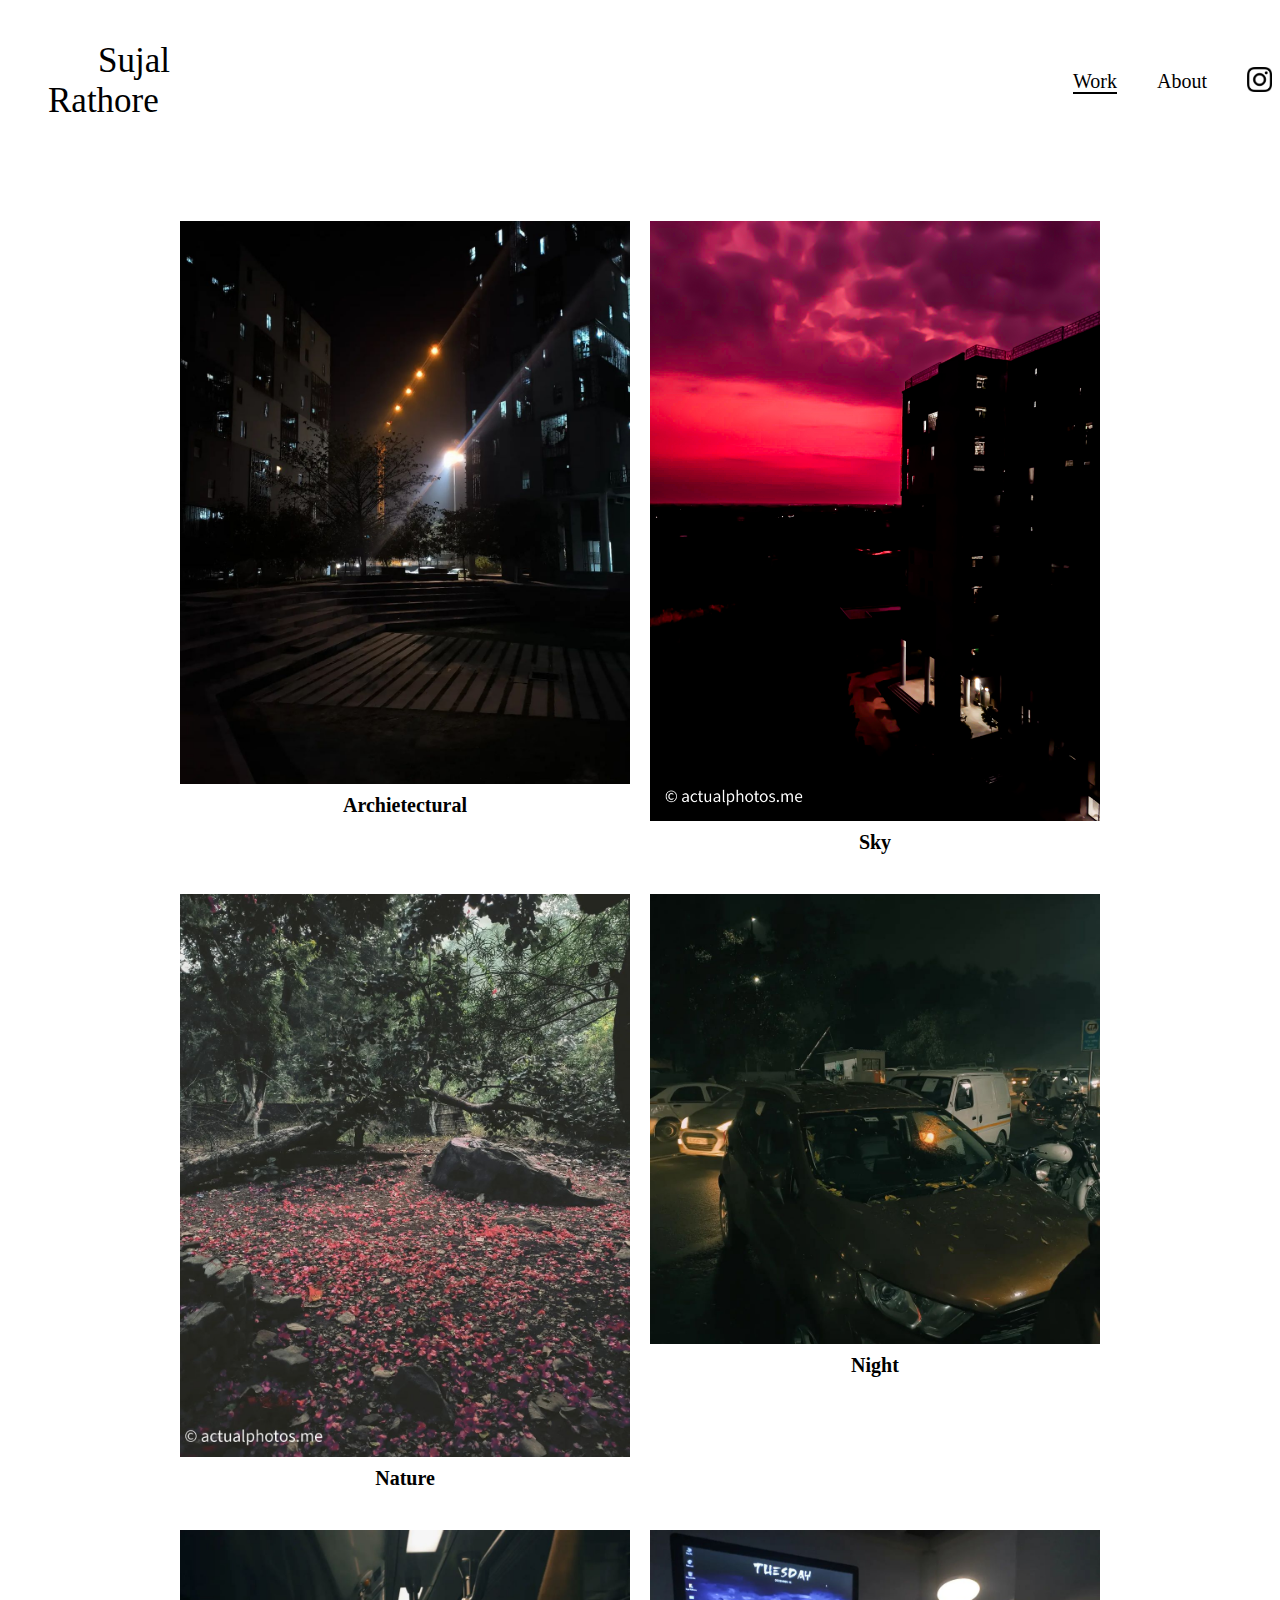
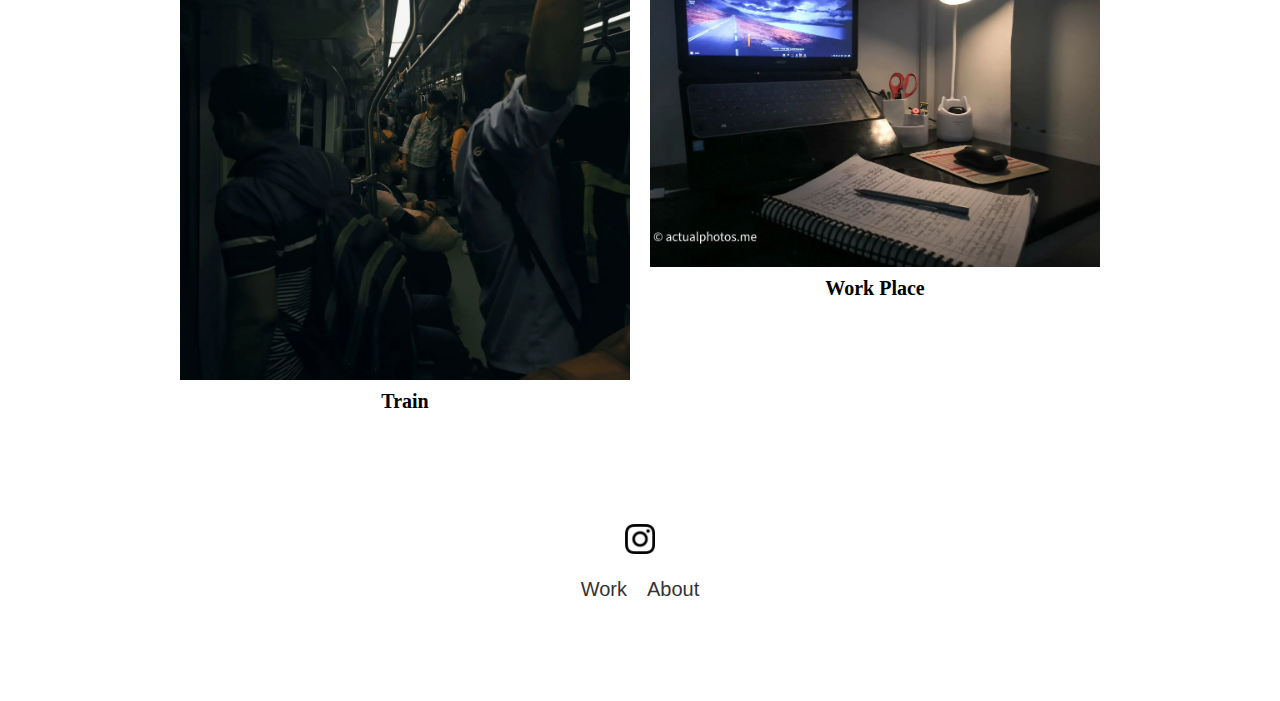
<file: index.html>
<!DOCTYPE html>
<html lang="en">
<head>
    <meta charset="UTF-8">
    <meta name="viewport" content="width=device-width, initial-scale=1.0">
    <title>Sujal</title>
    <link rel="stylesheet" href="style.css">
</head>
<body>
    <nav class="navbar">
        <ul class="nav-list">
            <li class="logo"><a href="index.html">Sujal Rathore</a></li>
            <li class="main-li"><a href="index.html" id="home-link">Work</a></li>
            <li class="main-li"><a href="about.html">About</a></li>
            <li><a href="https://www.instagram.com/sujal__4950/"><img class="insta-logo" src="images/instagram.png" alt="Instagram"></a></li>
        </ul>
    </nav>

    <div class="image-container">
        <div class="image-item">
            <a href="landscape.html">
                <img src="images/Photo's/Landscape/Photo 17.jpg" alt="Image 1">
                <p class="image-text">Archietectural</p>    
            </a>   
        </div>
        <div class="image-item">
            <a href="sky.html">
                <img src="images/Photo's/Sky/Photo 1.jpg" alt="Image 2">
                <p class="image-text">Sky</p>
            </a>
            </div>
        <div class="image-item">
            <a href="nature.html">
                <img src="images/Photo's/Nature/Photo 13.jpg" alt="Image 3">
                <p class="image-text">Nature</p>
            </a>
        </div>
        <div class="image-item">
            <a href="night.html">
                <img src="images/Photo's/Night/Photo 10.jpg" alt="Image 3">
                <p class="image-text">Night</p>
            </a>
        </div>
        <div class="image-item">
            <a href="train.html">    
                <img src="images/Photo's/Train/Photo 11.jpg" alt="Image 3">
                <p class="image-text">Train</p>
            </a>    
        </div>
        <div class="image-item">
            <a href="workplace.html">
                <img src="images/Photo's/Workplace/Photo 12.jpg" alt="Image 3">
                <p class="image-text">Work Place</p>
            </a>        
        </div>
    </div>

    <footer>
        <div class="footer-content">
          <a href="https://www.instagram.com/sujal__4950/"><img class="logo" src="images/instagram.png" alt="Footer Logo"></a>
          <div class="footer-links">
            <a href="index.html" class="footer-link">Work</a>
            <a href="about.html" class="footer-link">About</a>
          </div>
        </div>
    </footer>
      
    

    <script src="script.js"></script>
</body>
</html>
</file>
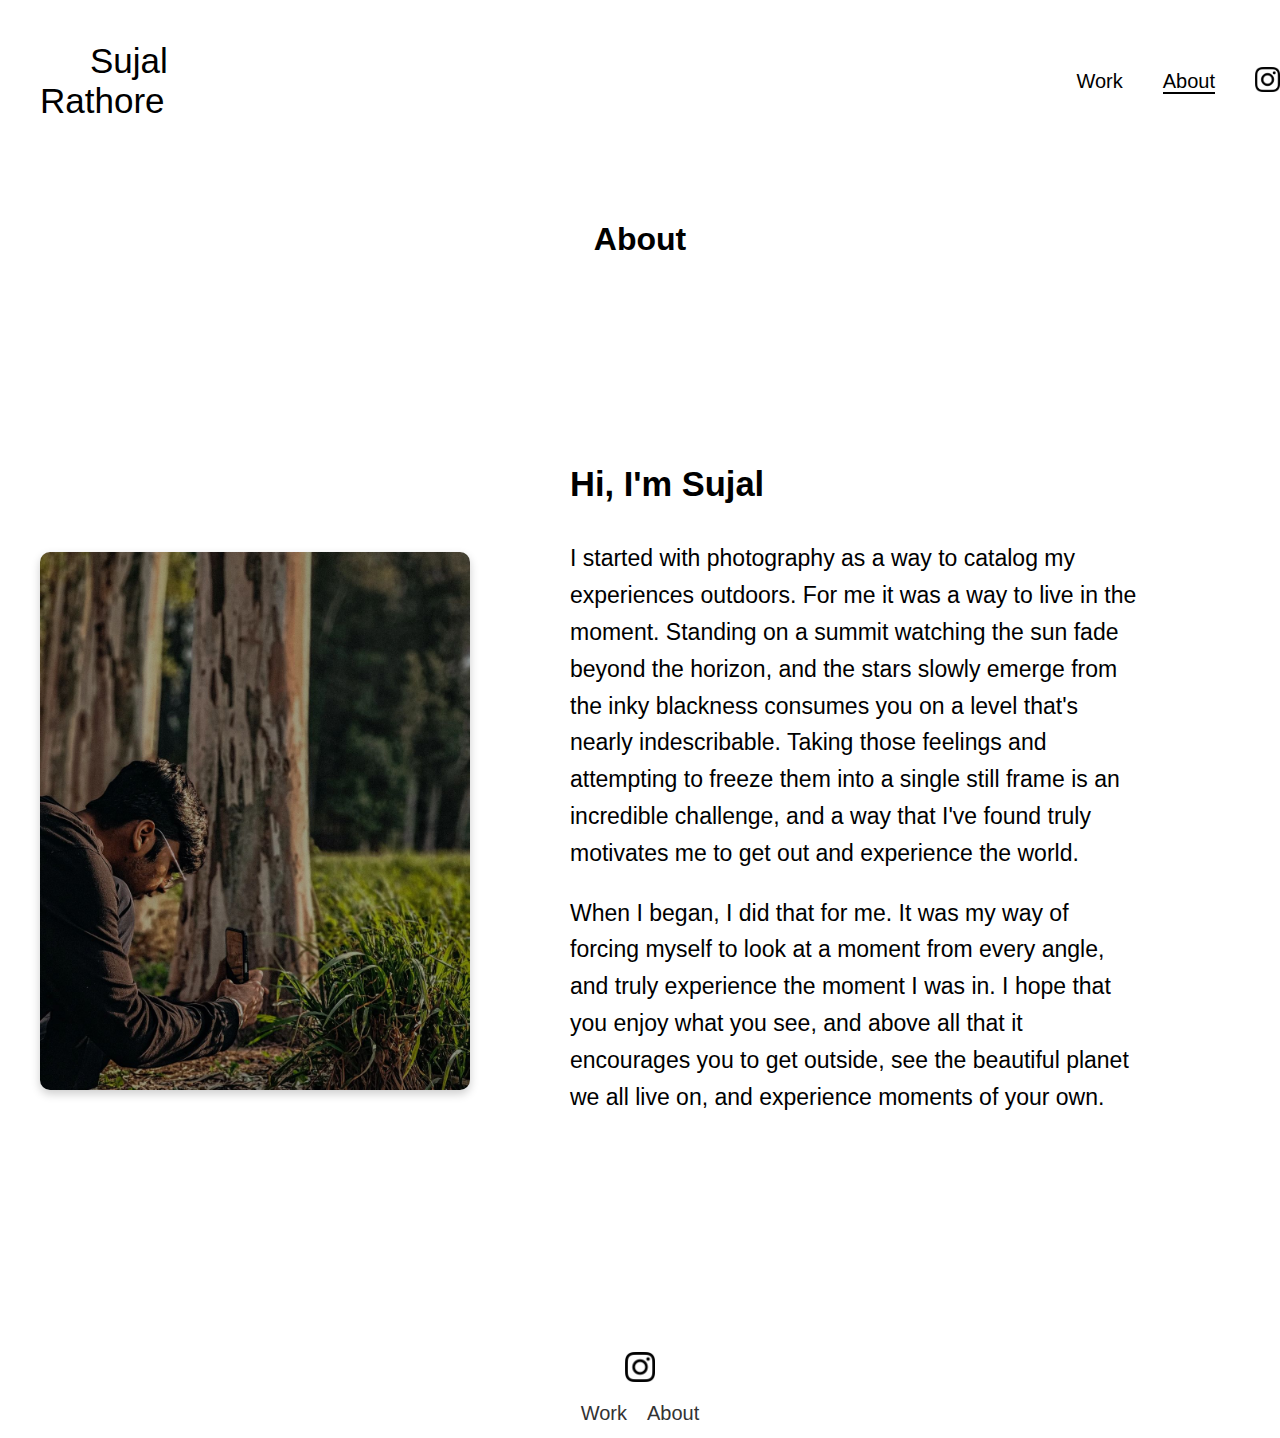
<file: about.html>
<!DOCTYPE html>
<html lang="en">
<head>
    <meta charset="UTF-8">
    <meta name="viewport" content="width=device-width, initial-scale=1.0">
    <title>About Me</title>
    <link rel="stylesheet" href="about.css"> 
</head>
<body>
    
    <nav class="navbar">
        <ul class="nav-list">
            <li class="logo"><a href="index.html">Sujal Rathore</a></li>
            <li class="main-li"><a href="index.html" id="home-link">Work</a></li>
            <li class="main-li"><a href="about.html">About</a></li>
            <li><a href="https://www.instagram.com/sujal__4950/"><img class="insta-logo" src="images/instagram.png" alt="Instagram"></a></li>
        </ul>
    </nav>

    <header class="about-header">
        <h1>About</h1>
    </header>
    
    <main class="about-content">
        <div class="image-container">
            <img src="images/Me.webp" alt="Your Photo" class="about-photo">
        </div>
        <div class="about-text">
            <h2>Hi, I'm Sujal</h2>
            <p>I started with photography as a way to catalog my experiences outdoors. For me it was a way to live in the moment. Standing on a summit watching the sun fade beyond the horizon, and the stars slowly emerge from the inky blackness consumes you on a level that's nearly indescribable. Taking those feelings and attempting to freeze them into a single still frame is an incredible challenge, and a way that I've found truly motivates me to get out and experience the world.</p>
            <p>When I began, I did that for me. It was my way of forcing myself to look at a moment from every angle, and truly experience the moment I was in.  I hope that you enjoy what you see, and above all that it encourages you to get outside, see the beautiful planet we all live on, and experience moments of your own.</p>
        </div>
    </main>

    <footer>
        <div class="footer-content">
          <img class="logo" src="images/instagram.png" alt="Footer Logo">
          <div class="footer-links">
            <a href="index.html" class="footer-link">Work</a>
            <a href="about.html" class="footer-link">About</a>
          </div>
        </div>
    </footer>

    <script src="script.js"></script>

</body>
</html>
</file>
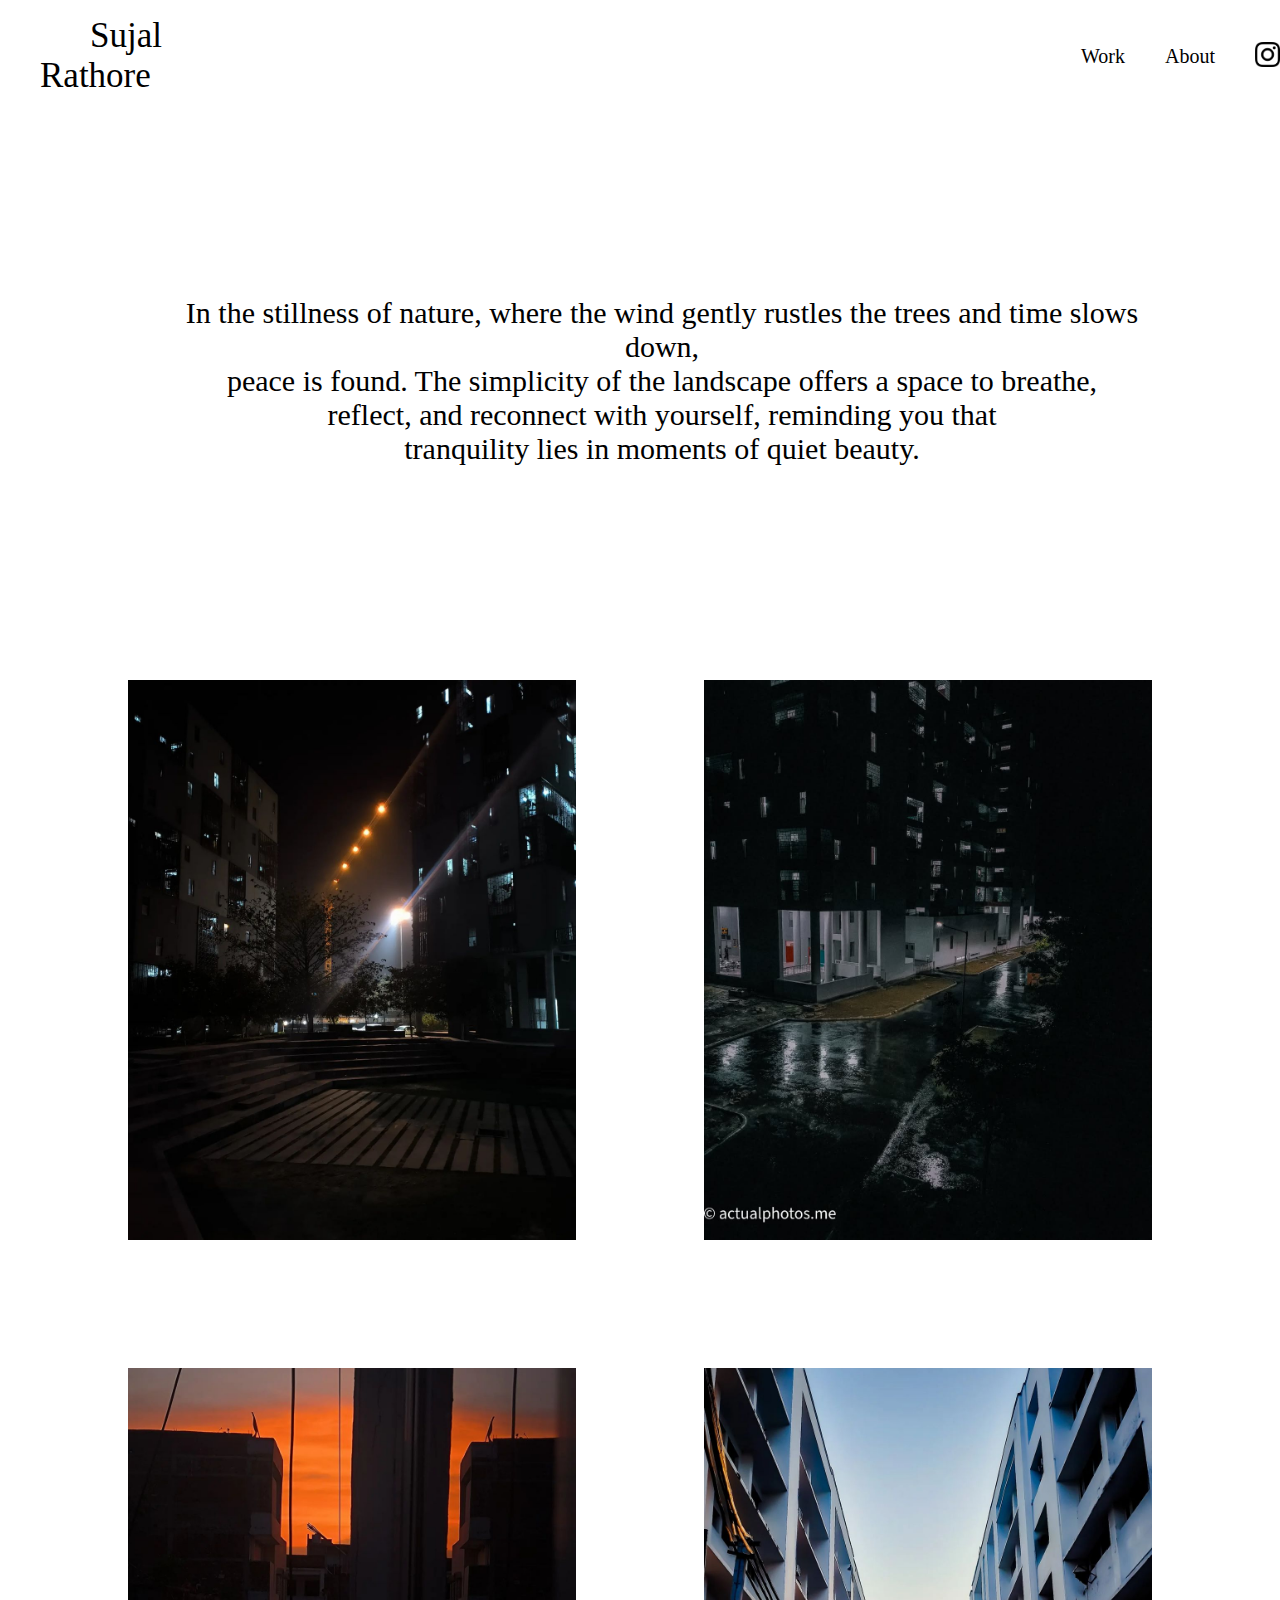
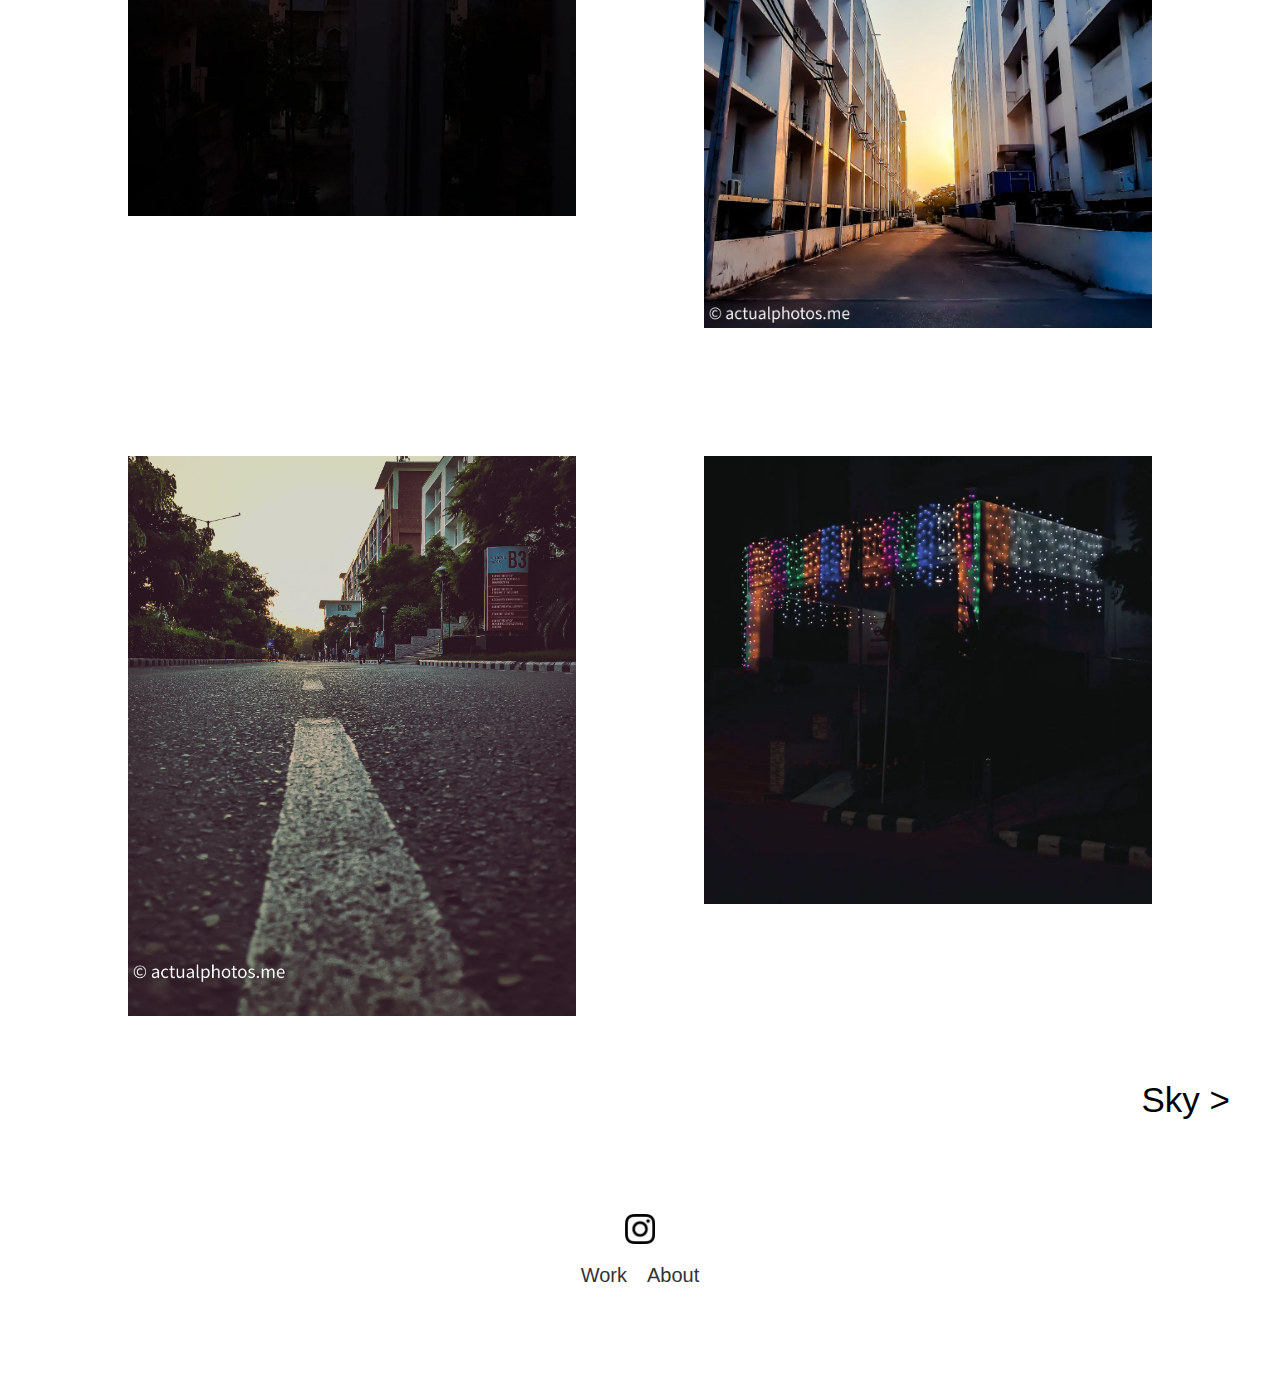
<file: landscape.html>
<!DOCTYPE html>
<html lang="en">
<head>
    <meta charset="UTF-8">
    <meta name="viewport" content="width=device-width, initial-scale=1.0">
    <title>Landscape</title>
    <link rel="stylesheet" href="landscape.css">
</head>
<body>
    <nav class="navbar">
        <ul class="nav-list">
            <li class="logo"><a href="index.html">Sujal Rathore</a></li>
            <li class="main-li"><a href="index.html" id="home-link">Work</a></li>
            <li class="main-li"><a href="about.html">About</a></li>
            <li><a href="https://www.instagram.com/sujal__4950/"><img class="insta-logo" src="images/instagram.png" alt="Instagram"></a></li>
        </ul>
    </nav>

    <p class="para">
        In the stillness of nature, where the wind gently rustles the trees and time slows down,<br> peace is found. The simplicity of the landscape offers a space to breathe,<br> reflect, and reconnect with yourself, reminding you that<br> tranquility lies in moments of quiet beauty.
    </p>

    

    <div class="image-container">
        <img class="image-animation" src="images/Photo's/Landscape/Photo 17.jpg" alt="image1">
        <img class="image-animation" src="images/Photo's/Landscape/Photo 21.jpg" alt="image1">
        <img class="image-animation" src="images/Photo's/Landscape/Photo 22.jpg" alt="image1">
        <img class="image-animation" src="images/Photo's/Landscape/Photo 3.webp" alt="image1">
        <img class="image-animation" src="images/Photo's/Landscape/Photo 4.jpg" alt="image1">
        <img class="image-animation" src="images/Photo's/Landscape/Photo 8.webp" alt="image1">
    </div>
    <div class="next"><a href="sky.html">Sky ></a></div>
    <footer>
        <div class="footer-content">
          <img class="logo" src="images/instagram.png" alt="Footer Logo">
          <div class="footer-links">
            <a href="index.html" class="footer-link">Work</a>
            <a href="about.html" class="footer-link">About</a>
          </div>
        </div>
    </footer>

    <script src="script.js"></script>

</body>
</html>
</file>
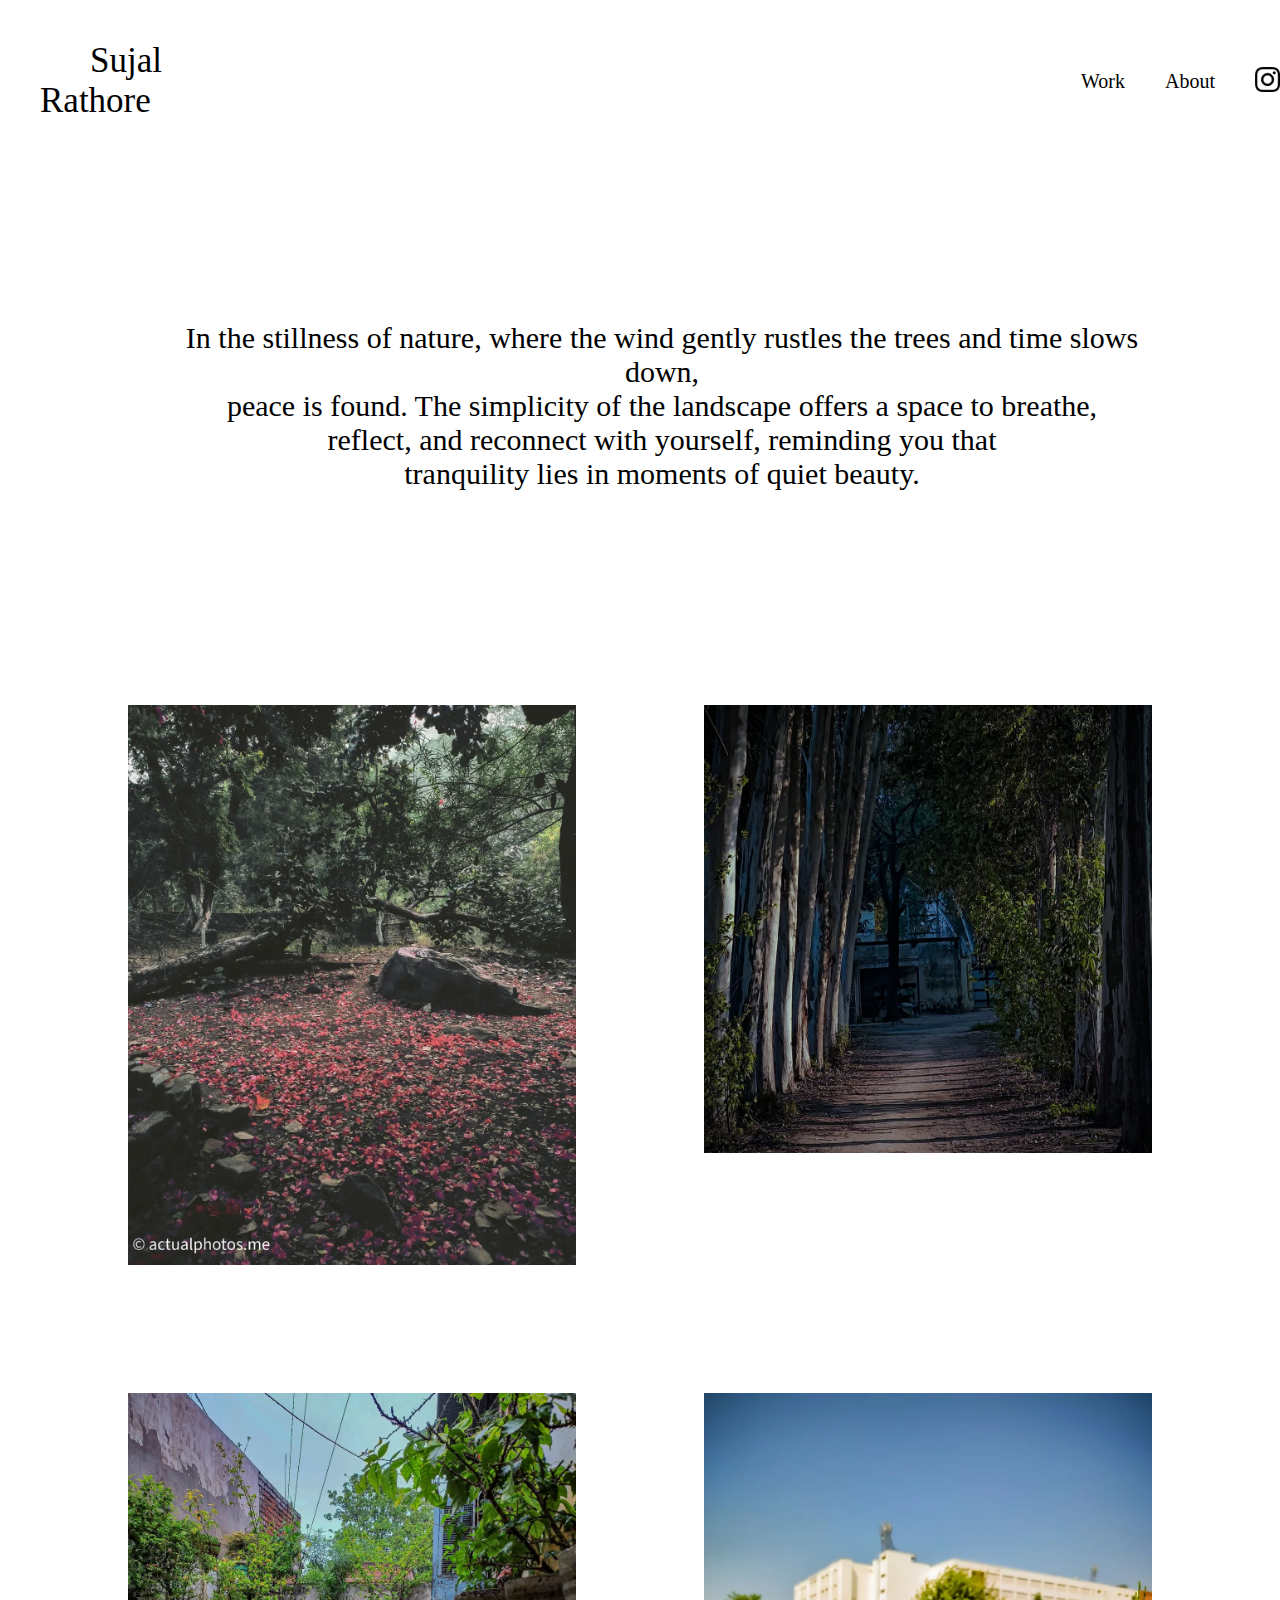
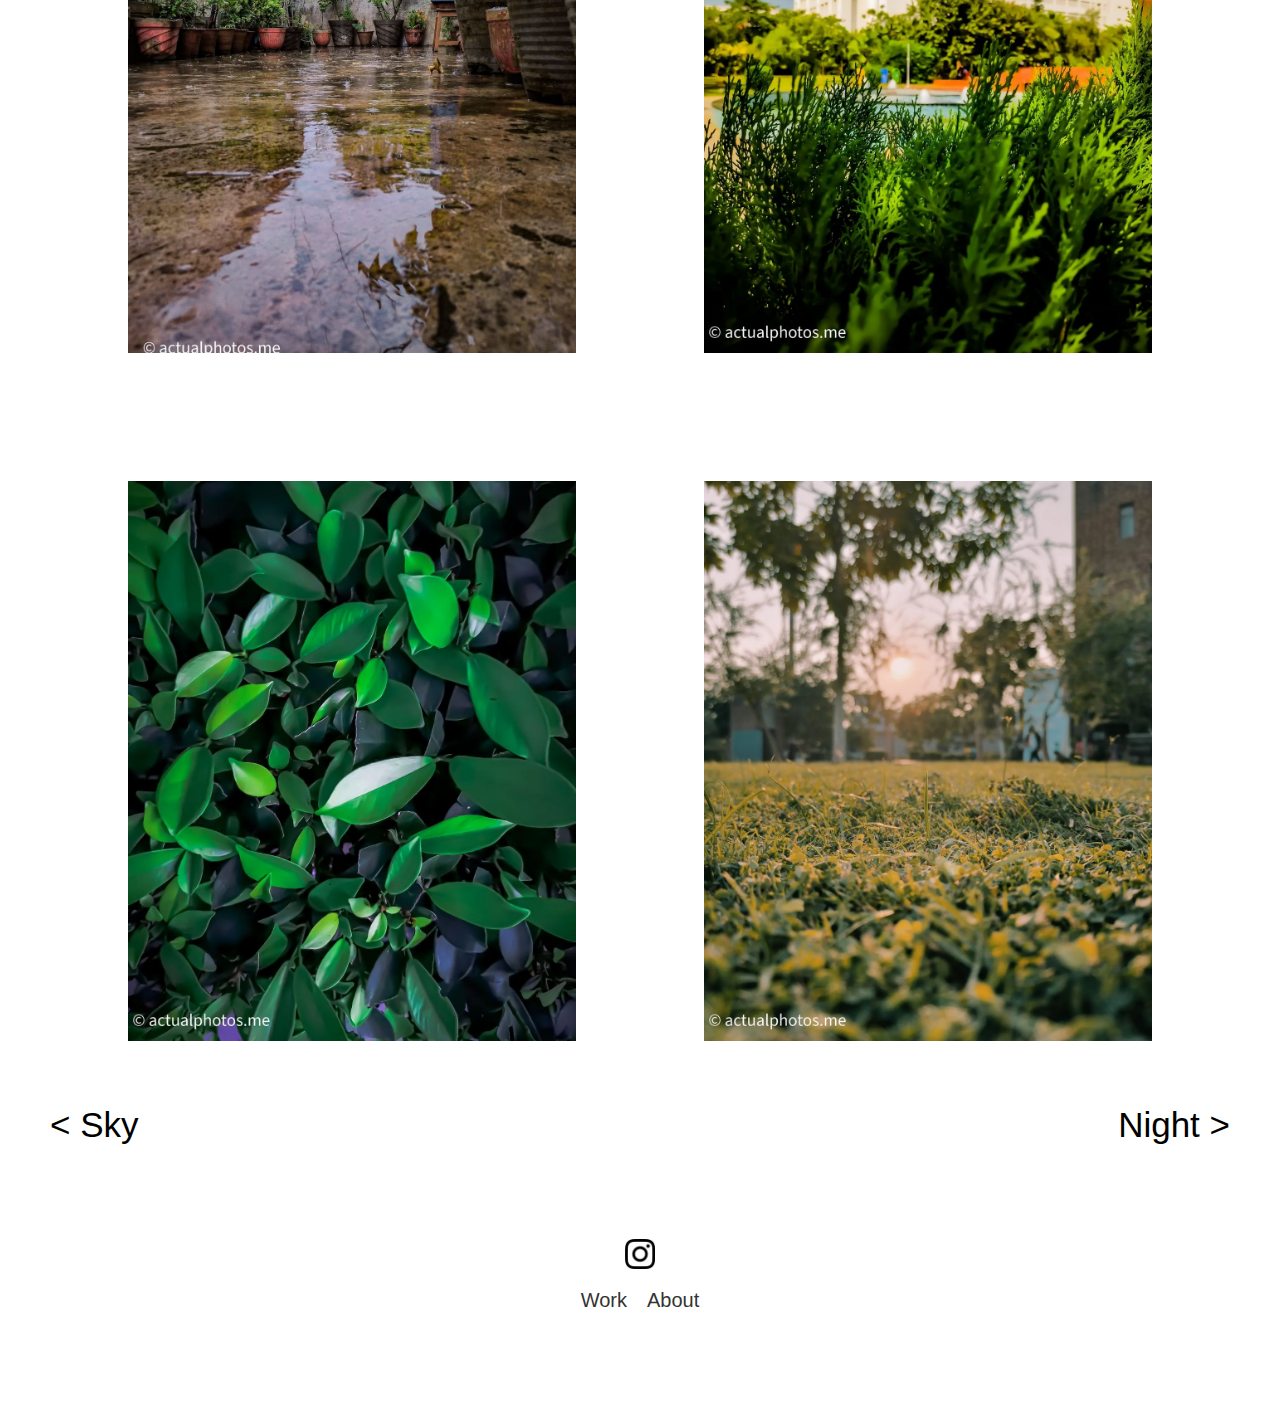
<file: nature.html>
<!DOCTYPE html>
<html lang="en">
<head>
    <meta charset="UTF-8">
    <meta name="viewport" content="width=device-width, initial-scale=1.0">
    <title>Landscape</title>
    <link rel="stylesheet" href="nature.css">
</head>
<body>
    <nav class="navbar">
        <ul class="nav-list">
            <li class="logo"><a href="index.html">Sujal Rathore</a></li>
            <li class="main-li"><a href="index.html" id="home-link">Work</a></li>
            <li class="main-li"><a href="about.html">About</a></li>
            <li><a href="https://www.instagram.com/sujal__4950/"><img class="insta-logo" src="images/instagram.png" alt="Instagram"></a></li>
        </ul>
    </nav>

    <p class="para">
        In the stillness of nature, where the wind gently rustles the trees and time slows down,<br> peace is found. The simplicity of the landscape offers a space to breathe,<br> reflect, and reconnect with yourself, reminding you that<br> tranquility lies in moments of quiet beauty.
    </p>

    <div class="image-container">
        <img class="image-animation" src="images/Photo's/Nature/Photo 13.jpg" alt="image1">
        <img class="image-animation" src="images/Photo's/Nature/Photo 15.jpg" alt="image2">
        <img class="image-animation" src="images/Photo's/Nature/Photo 24.jpg" alt="image3">
        <img class="image-animation" src="images/Photo's/Nature/Photo 5.webp" alt="image4">
        <img class="image-animation" src="images/Photo's/Nature/Photo 6.webp" alt="image5">
        <img class="image-animation" src="images/Photo's/Nature/Photo 7.webp" alt="image6">
    </div>

    <div class="next">
        <a href="sky.html" class="left">< Sky</a>
        <a href="night.html" class="right">Night ></a>
    </div>

    <footer>
        <div class="footer-content">
          <img class="logo" src="images/instagram.png" alt="Footer Logo">
          <div class="footer-links">
            <a href="index.html" class="footer-link">Work</a>
            <a href="about.html" class="footer-link">About</a>
          </div>
        </div>
    </footer>

    <script src="script.js"></script>

</body>
</html>
</file>
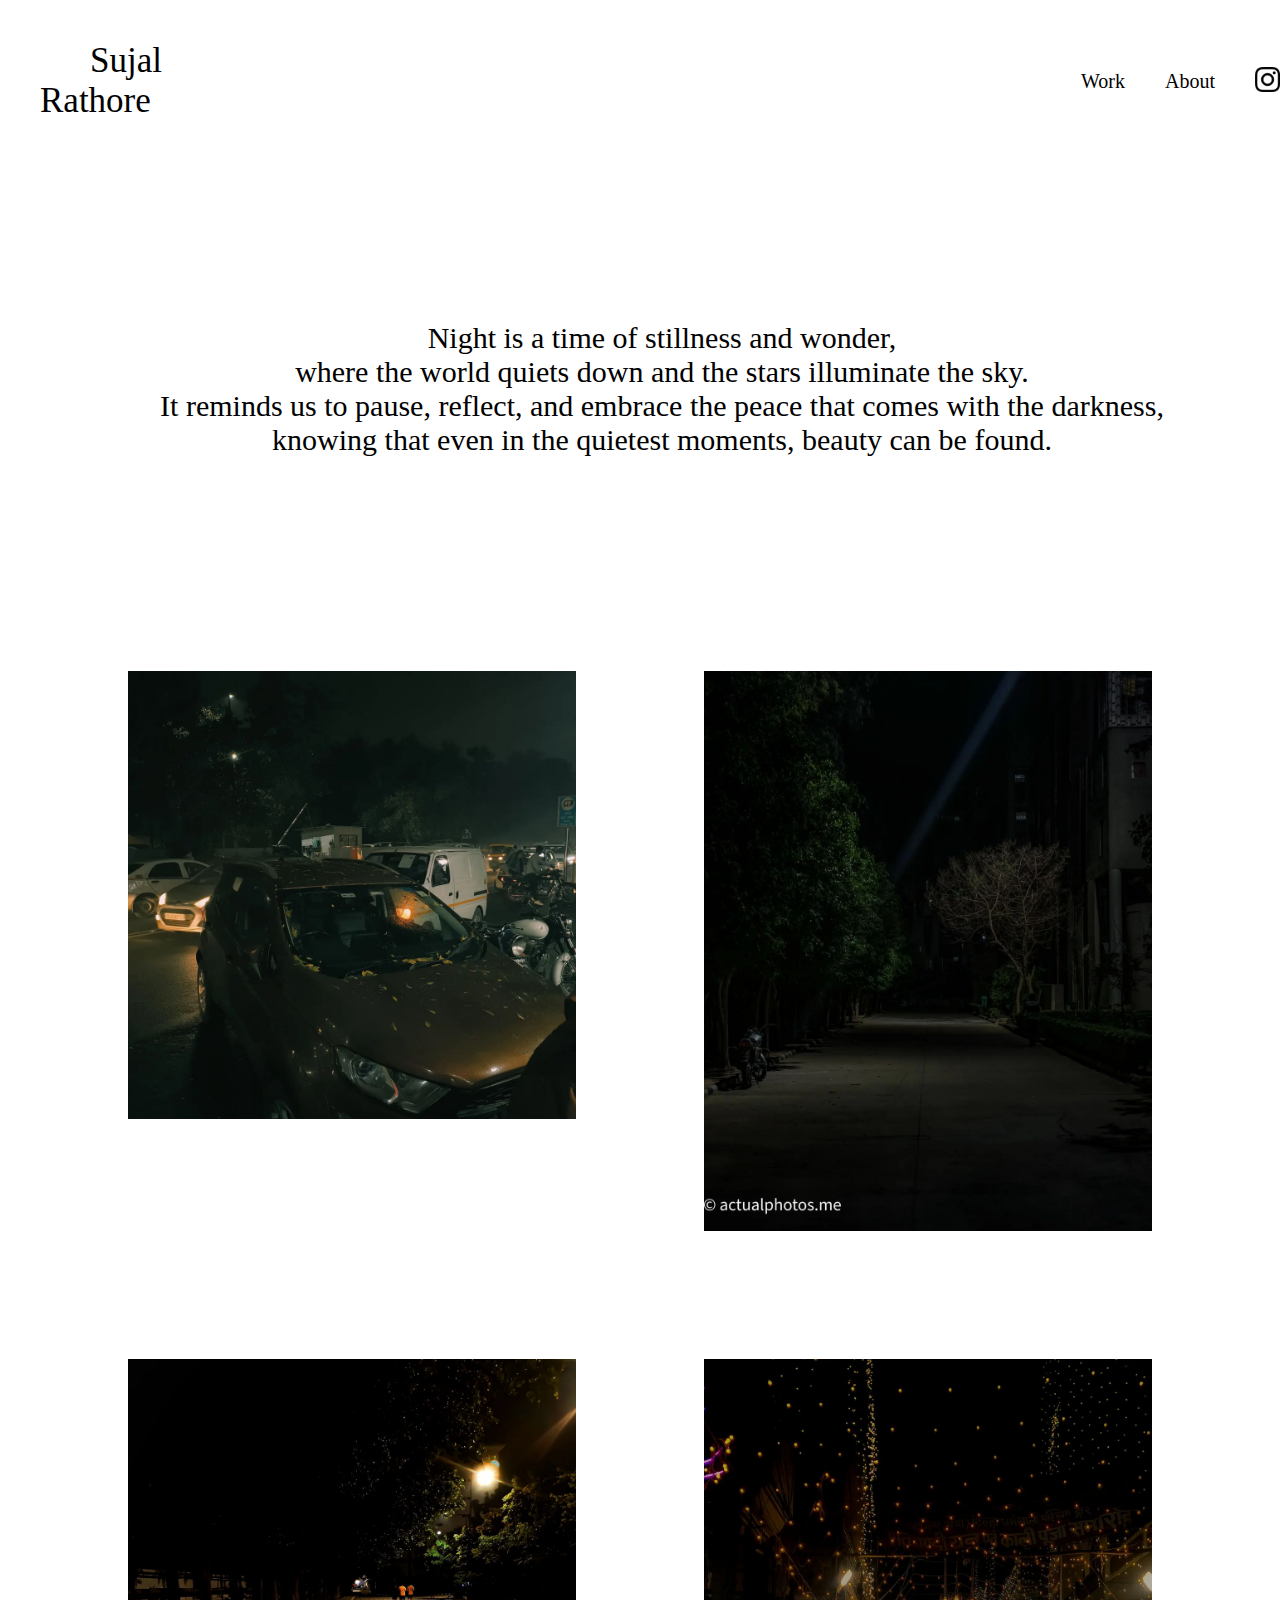
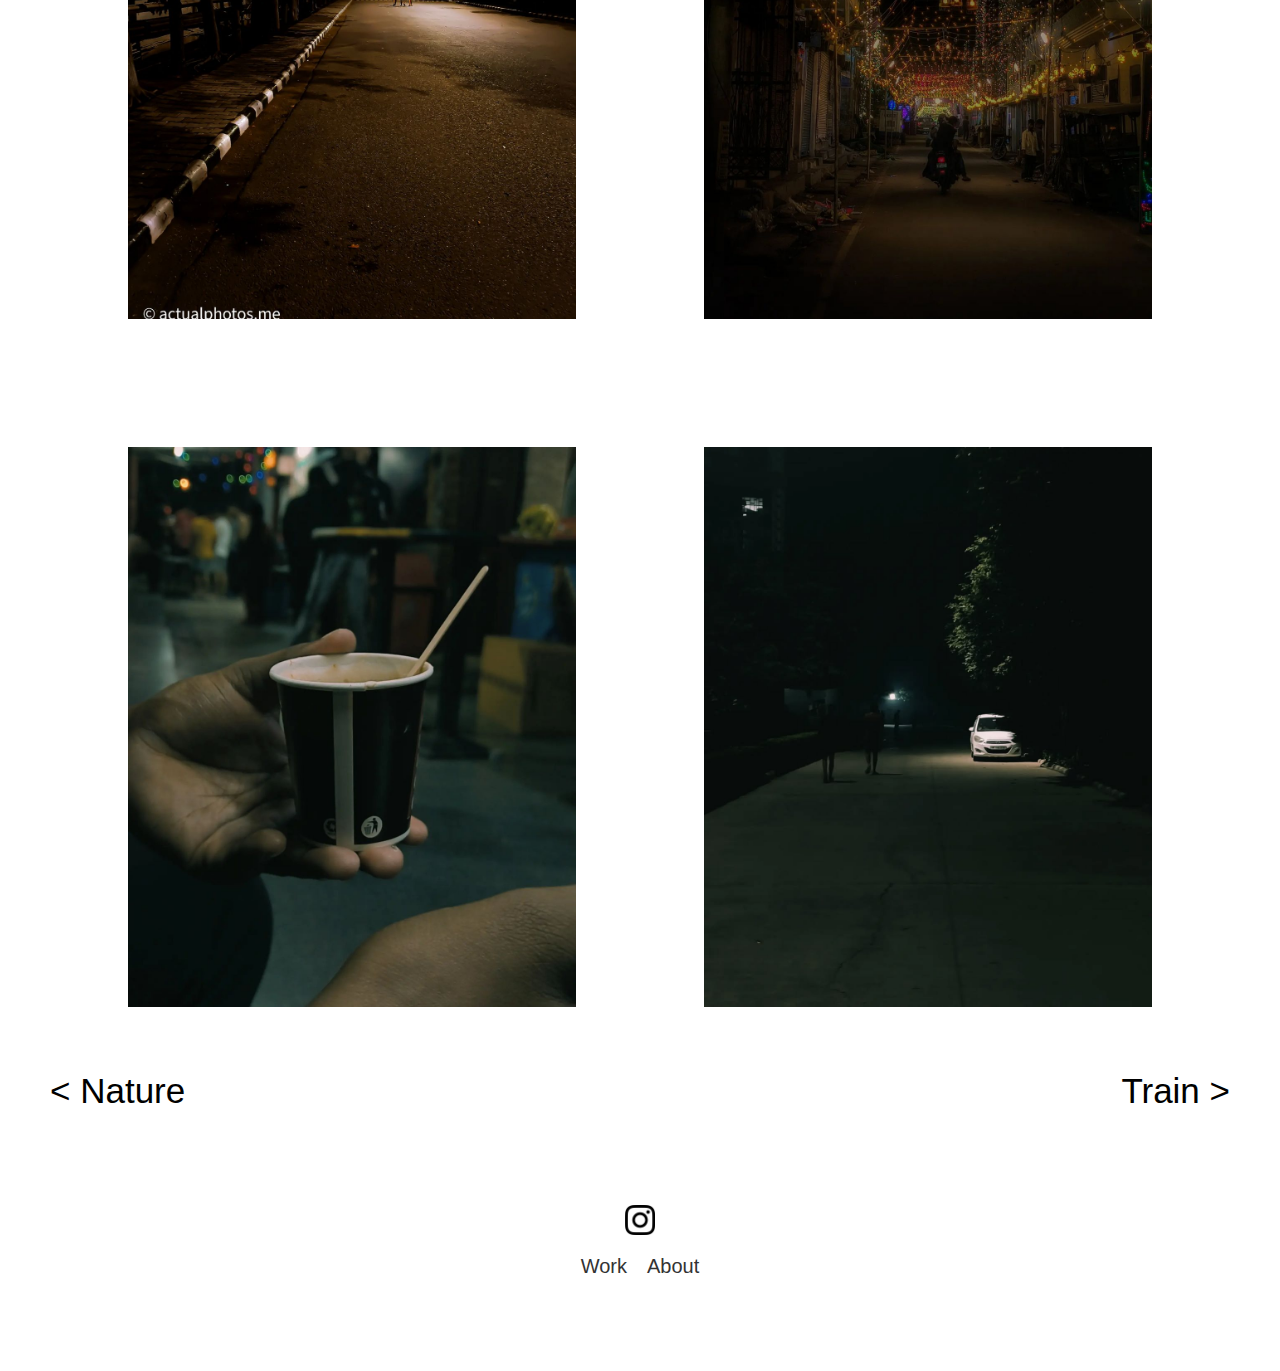
<file: night.html>
<!DOCTYPE html>
<html lang="en">
<head>
    <meta charset="UTF-8">
    <meta name="viewport" content="width=device-width, initial-scale=1.0">
    <title>Landscape</title>
    <link rel="stylesheet" href="night.css">
</head>
<body>
    <nav class="navbar">
        <ul class="nav-list">
            <li class="logo"><a href="index.html">Sujal Rathore</a></li>
            <li class="main-li"><a href="index.html" id="home-link">Work</a></li>
            <li class="main-li"><a href="about.html">About</a></li>
            <li><a href="https://www.instagram.com/sujal__4950/"><img class="insta-logo" src="images/instagram.png" alt="Instagram"></a></li>
        </ul>
    </nav>

    <p class="para">
        Night is a time of stillness and wonder,<br> where the world quiets down and the stars illuminate the sky.<br> It reminds us to pause, reflect, and embrace the peace that comes with the darkness,<br> knowing that even in the quietest moments, beauty can be found.
    </p>

    <div class="image-container">
        <img class="image-animation" src="images/Photo's/Night/Photo 10.jpg" alt="image1">
        <img class="image-animation" src="images/Photo's/Night/Photo 18.jpg" alt="image2">
        <img class="image-animation" src="images/Photo's/Night/Photo 2.webp" alt="image3">
        <img class="image-animation" src="images/Photo's/Night/Photo 26.jpg" alt="image4">
        <img class="image-animation" src="images/Photo's/Night/Photo 27.jpg" alt="image5">
        <img class="image-animation" src="images/Photo's/Night/Photo 28.jpg" alt="image6">
    </div>

    <div class="next">
        <a href="nature.html" class="left">< Nature</a>
        <a href="train.html" class="right">Train ></a>
    </div>

    <footer>
        <div class="footer-content">
          <img class="logo" src="images/instagram.png" alt="Footer Logo">
          <div class="footer-links">
            <a href="index.html" class="footer-link">Work</a>
            <a href="about.html" class="footer-link">About</a>
          </div>
        </div>
    </footer>

    <script src="script.js"></script>

</body>
</html>
</file>
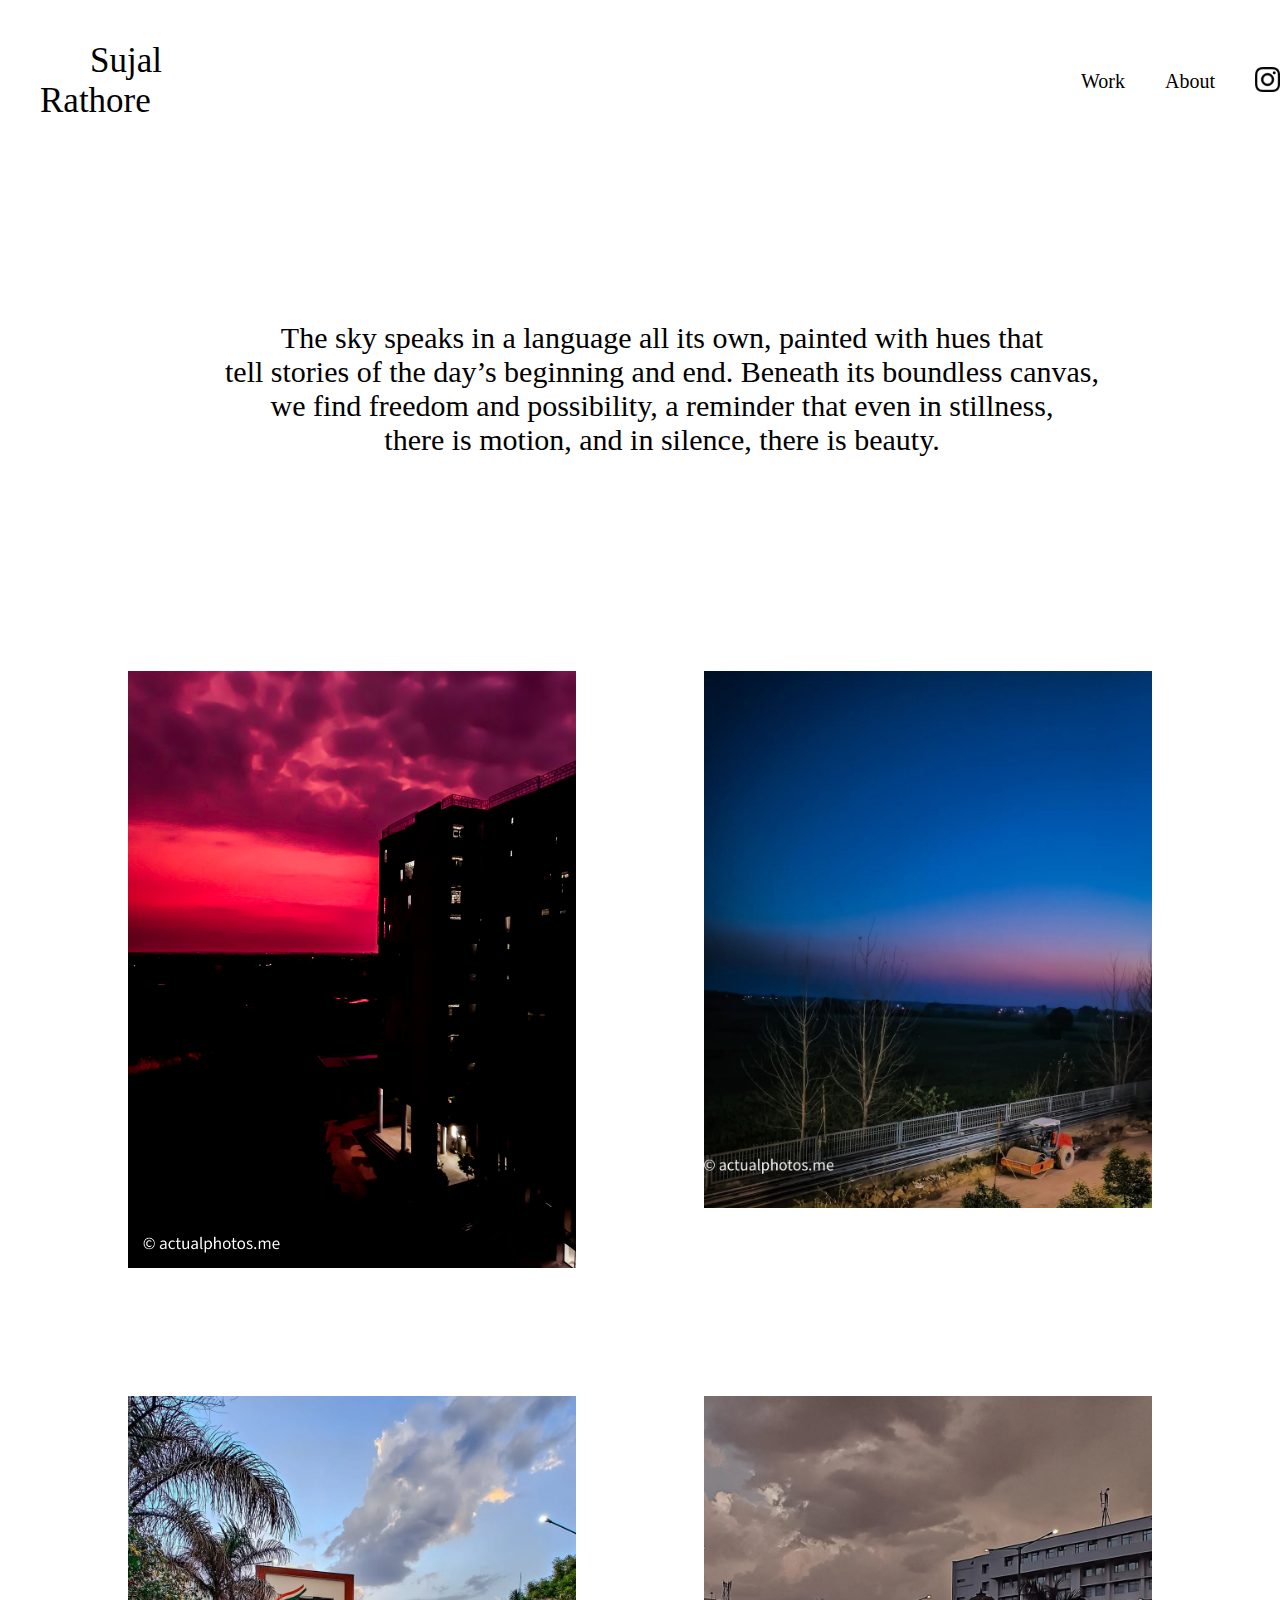
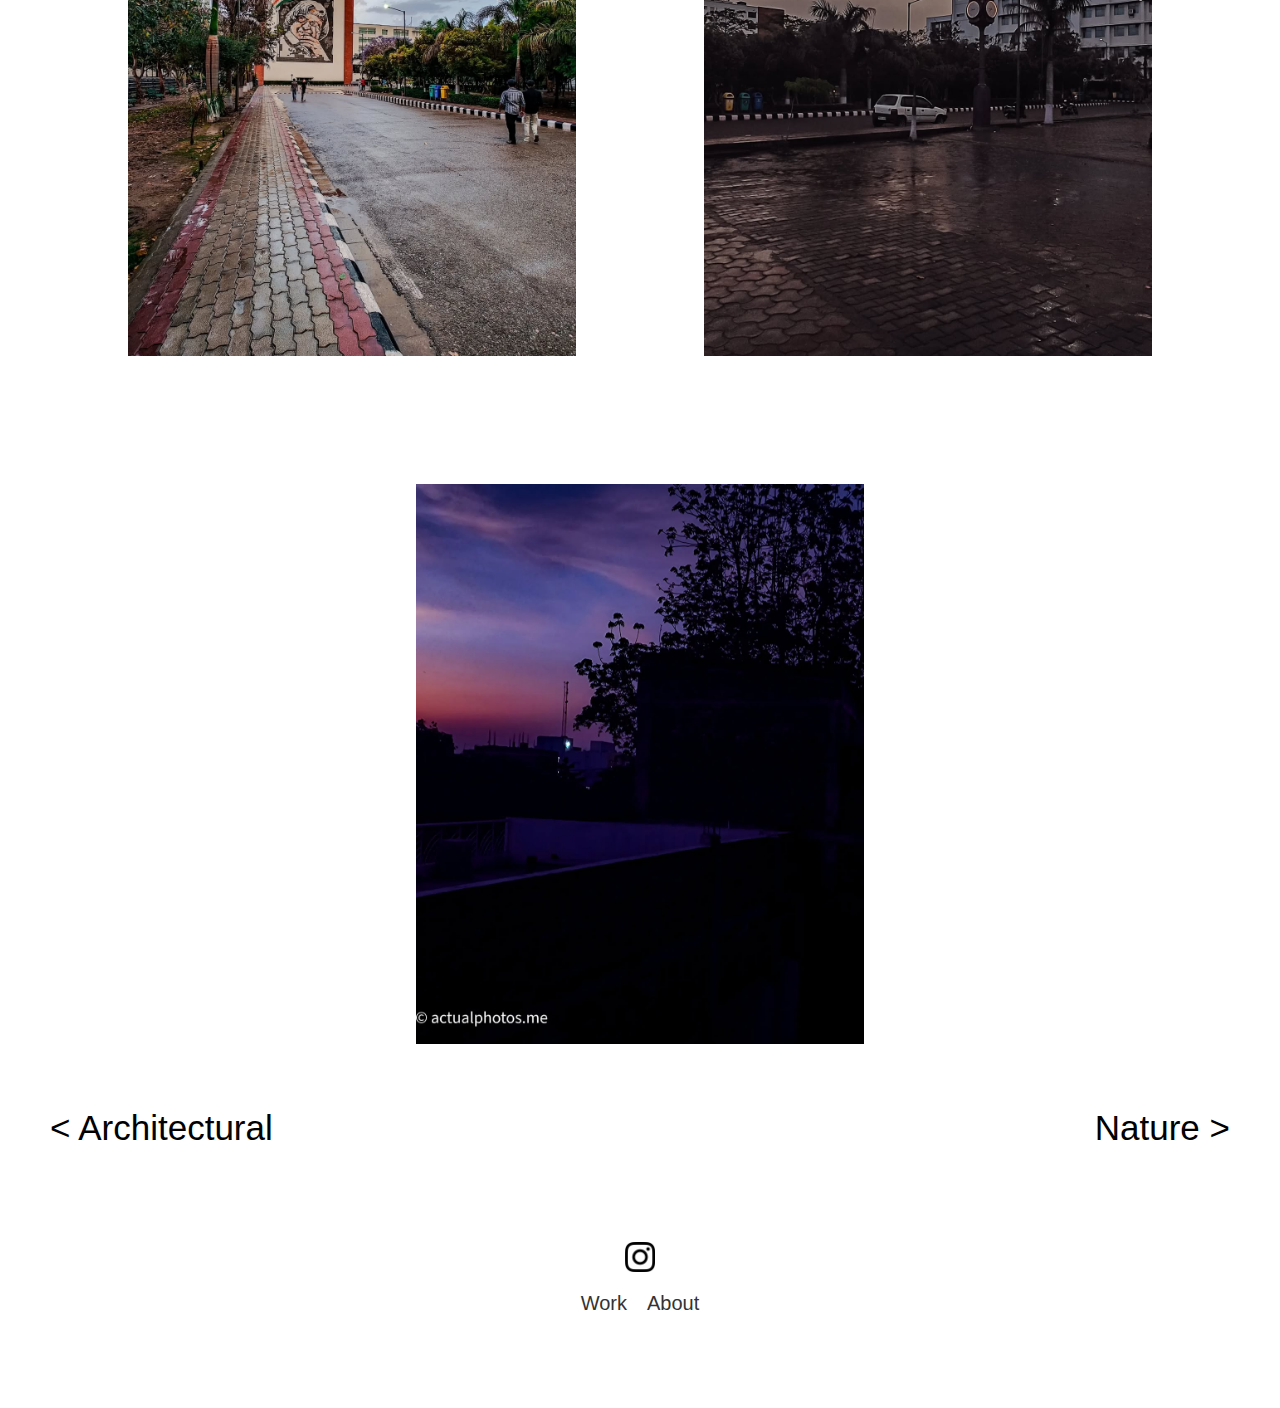
<file: sky.html>
<!DOCTYPE html>
<html lang="en">
<head>
    <meta charset="UTF-8">
    <meta name="viewport" content="width=device-width, initial-scale=1.0">
    <title>Landscape</title>
    <link rel="stylesheet" href="sky.css">
</head>
<body>
    <nav class="navbar">
        <ul class="nav-list">
            <li class="logo"><a href="index.html">Sujal Rathore</a></li>
            <li class="main-li"><a href="index.html" id="home-link">Work</a></li>
            <li class="main-li"><a href="about.html">About</a></li>
            <li><a href="https://www.instagram.com/sujal__4950/"><img class="insta-logo" src="images/instagram.png" alt="Instagram"></a></li>
        </ul>
    </nav>

    <p class="para">
        The sky speaks in a language all its own, painted with hues that <br>tell stories of the day’s beginning and end. Beneath its boundless canvas,<br> we find freedom and possibility, a reminder that even in stillness,<br> there is motion, and in silence, there is beauty.
    </p>

    <div class="image-container">
        <img class="image-animation" src="images/Photo's/Sky/Photo 1.jpg" alt="image1">
        <img class="image-animation" src="images/Photo's/Sky/Photo 16.jpg" alt="image2">
        <img class="image-animation" src="images/Photo's/Sky/Photo 19.jpg" alt="image3">
        <img class="image-animation" src="images/Photo's/Sky/Photo 20.jpg" alt="image4">
        <img class="image-animation" src="images/Photo's/Sky/Photo 23.jpg" alt="image5">
    </div>

    <div class="next">
        <a href="landscape.html" class="left">< Architectural</a>
        <a href="nature.html" class="right">Nature ></a>
    </div>

    <footer>
        <div class="footer-content">
          <img class="logo" src="images/instagram.png" alt="Footer Logo">
          <div class="footer-links">
            <a href="index.html" class="footer-link">Work</a>
            <a href="about.html" class="footer-link">About</a>
          </div>
        </div>
    </footer>

    <script src="script.js"></script>

</body>
</html>
</file>
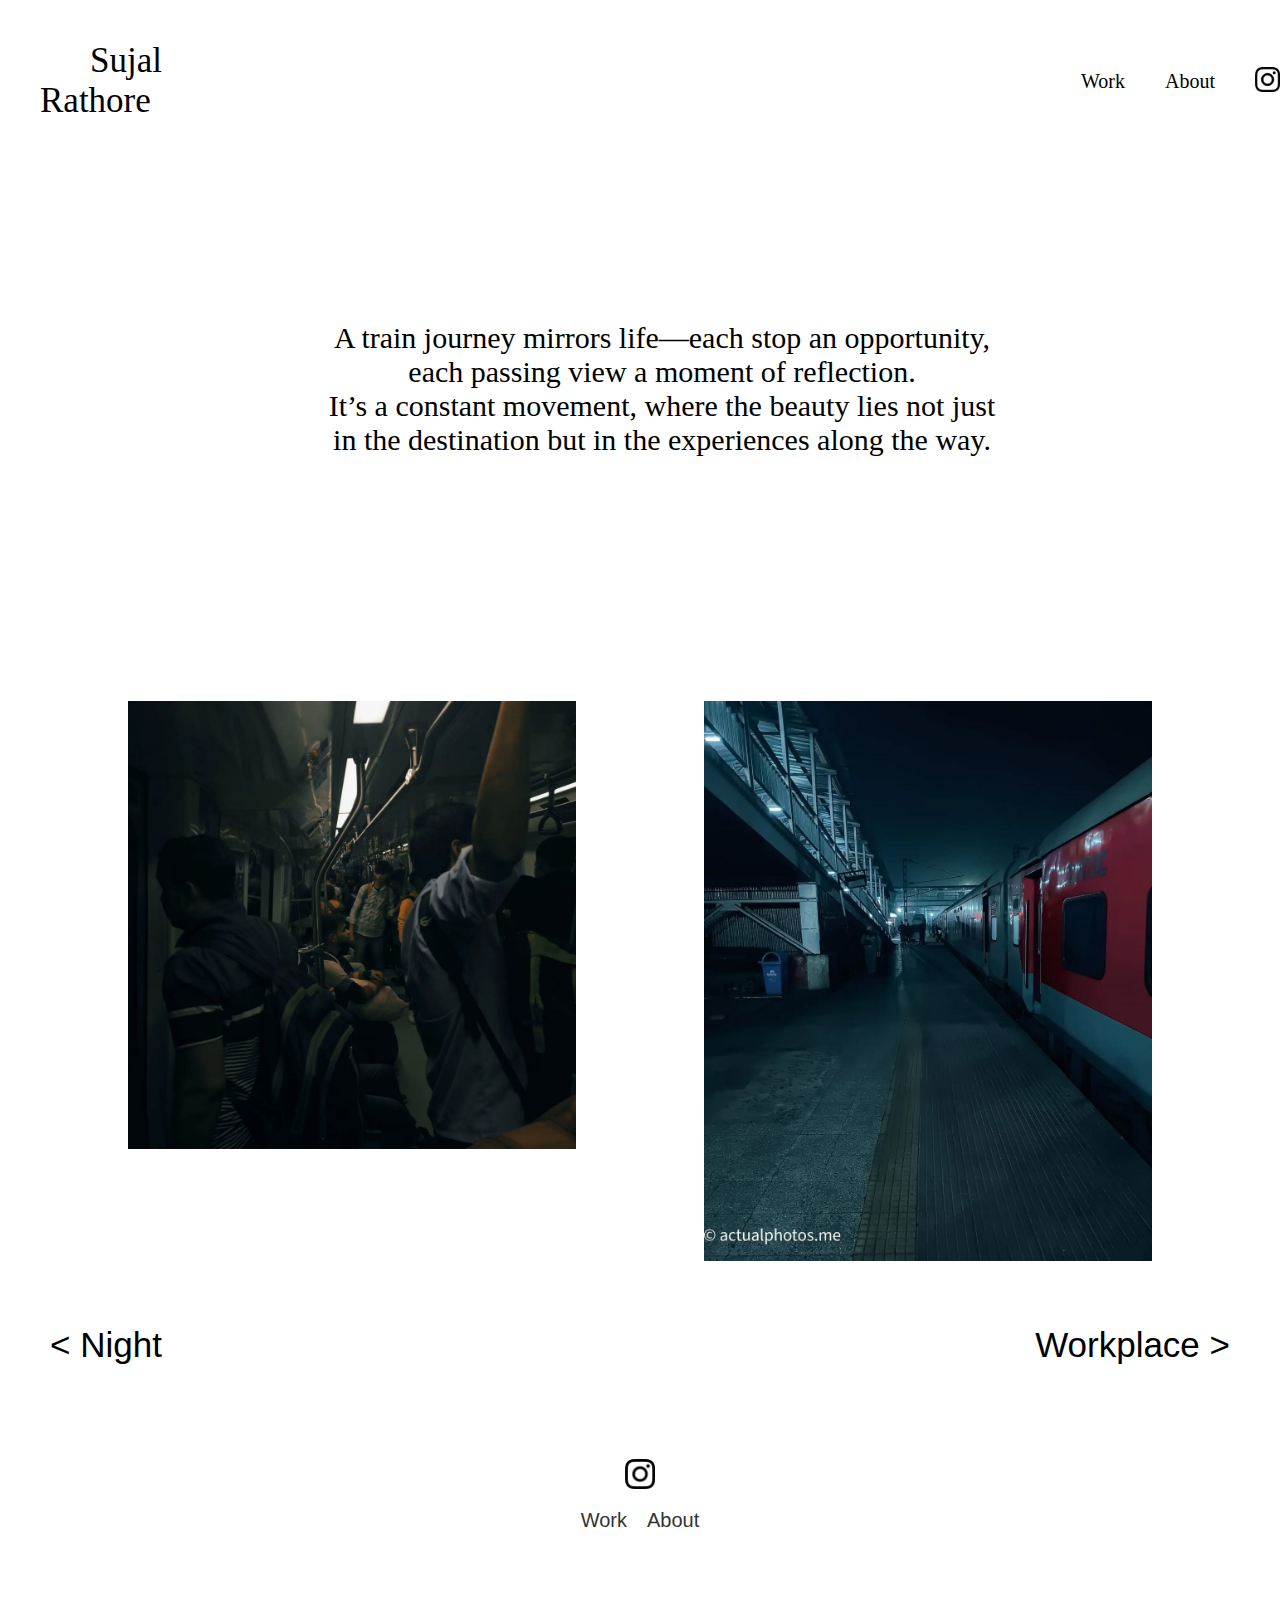
<file: train.html>
<!DOCTYPE html>
<html lang="en">
<head>
    <meta charset="UTF-8">
    <meta name="viewport" content="width=device-width, initial-scale=1.0">
    <title>Landscape</title>
    <link rel="stylesheet" href="train.css">
</head>
<body>
    <nav class="navbar">
        <ul class="nav-list">
            <li class="logo"><a href="index.html">Sujal Rathore</a></li>
            <li class="main-li"><a href="index.html" id="home-link">Work</a></li>
            <li class="main-li"><a href="about.html">About</a></li>
            <li><a href="https://www.instagram.com/sujal__4950/"><img class="insta-logo" src="images/instagram.png" alt="Instagram"></a></li>
        </ul>
    </nav>

    <p class="para">
        A train journey mirrors life—each stop an opportunity,<br> each passing view a moment of reflection.<br> It’s a constant movement, where the beauty lies not just<br> in the destination but in the experiences along the way.
    </p>

    <div class="image-container">
        <img class="image-animation" src="images/Photo's/Train/Photo 11.jpg" alt="image1">
        <img class="image-animation" src="images/Photo's/Train/Photo 14.jpg" alt="image2">
    </div>

    <div class="next">
        <a href="night.html" class="left">< Night</a>
        <a href="workplace.html" class="right">Workplace ></a>
    </div>

    <footer>
        <div class="footer-content">
          <img class="logo" src="images/instagram.png" alt="Footer Logo">
          <div class="footer-links">
            <a href="index.html" class="footer-link">Work</a>
            <a href="about.html" class="footer-link">About</a>
          </div>
        </div>
    </footer>

    <script src="script.js"></script>

</body>
</html>
</file>
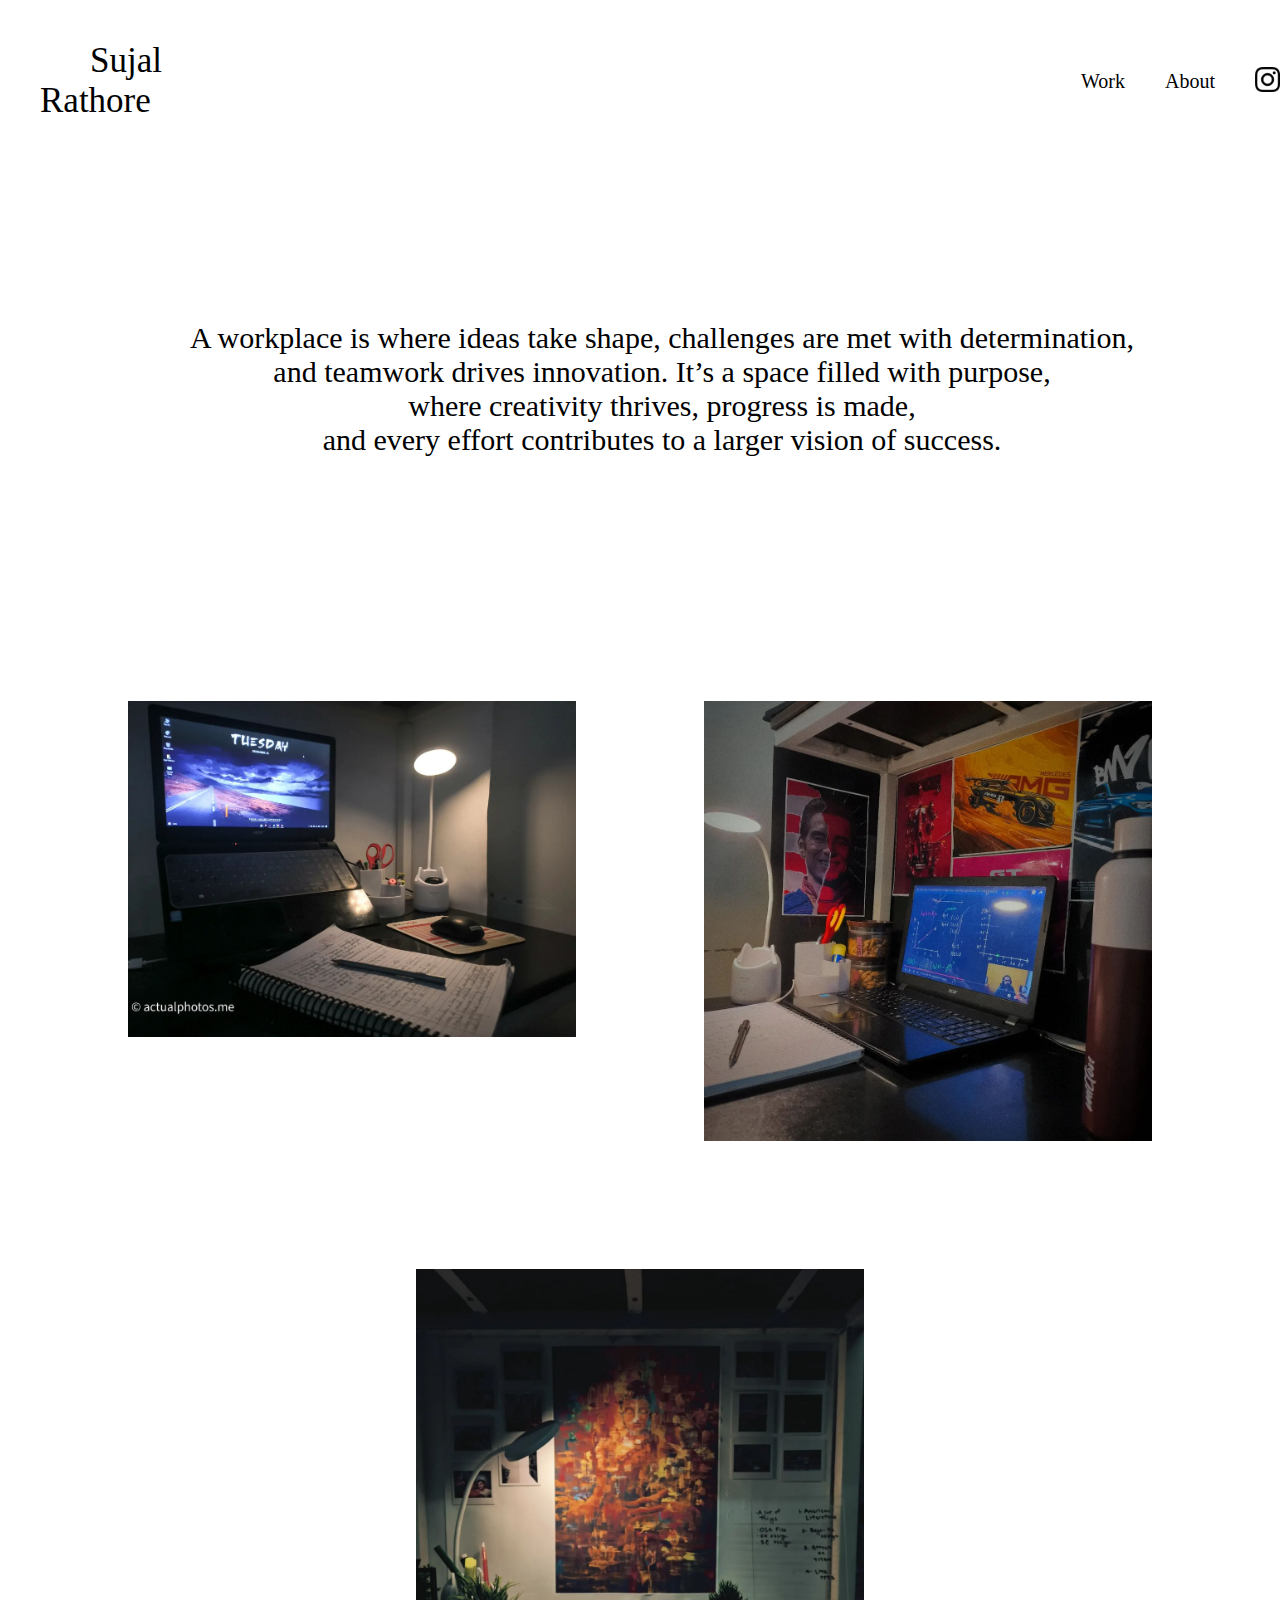
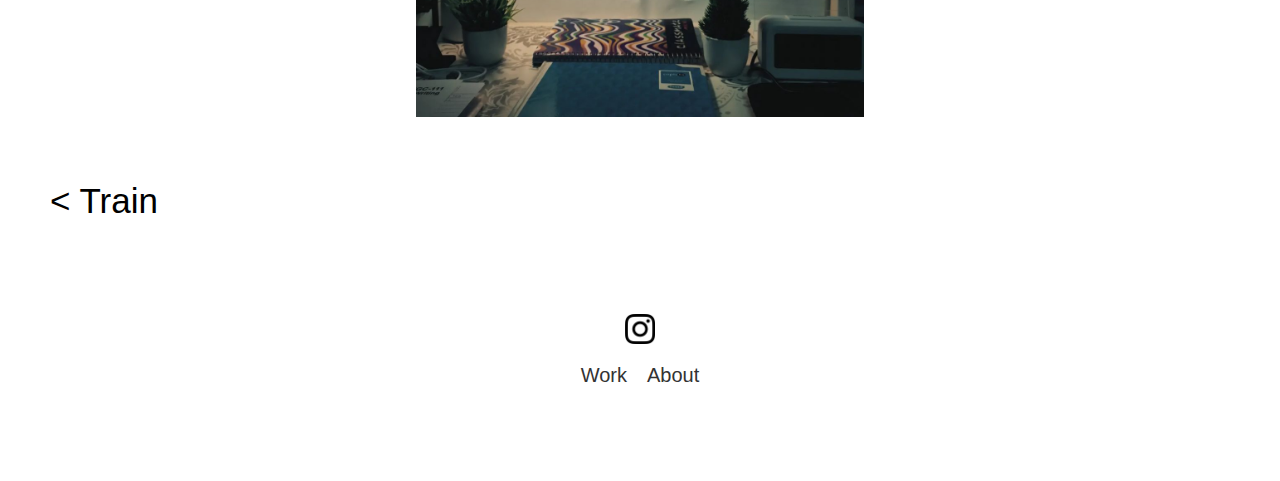
<file: workplace.html>
<!DOCTYPE html>
<html lang="en">
<head>
    <meta charset="UTF-8">
    <meta name="viewport" content="width=device-width, initial-scale=1.0">
    <title>Landscape</title>
    <link rel="stylesheet" href="workplace.css">
</head>
<body>
    <nav class="navbar">
        <ul class="nav-list">
            <li class="logo"><a href="index.html">Sujal Rathore</a></li>
            <li class="main-li"><a href="index.html" id="home-link">Work</a></li>
            <li class="main-li"><a href="about.html">About</a></li>
            <li><a href="https://www.instagram.com/sujal__4950/"><img class="insta-logo" src="images/instagram.png" alt="Instagram"></a></li>
        </ul>
    </nav>

    <p class="para">
        A workplace is where ideas take shape, challenges are met with determination,<br> and teamwork drives innovation. It’s a space filled with purpose,<br> where creativity thrives, progress is made, <br>and every effort contributes to a larger vision of success.
    </p>

    <div class="image-container">
        <img class="image-animation" src="images/Photo's/Workplace/Photo 12.jpg" alt="image1">
        <img class="image-animation" src="images/Photo's/Workplace/Photo 25.jpg" alt="image2">
        <img class="image-animation" src="images/Photo's/Workplace/Photo 9.jpg" alt="image3">
    </div>

    <div class="next">
        <a href="train.html" class="left">< Train</a>
    </div>

    <footer>
        <div class="footer-content">
          <img class="logo" src="images/instagram.png" alt="Footer Logo">
          <div class="footer-links">
            <a href="index.html" class="footer-link">Work</a>
            <a href="about.html" class="footer-link">About</a>
          </div>
        </div>
    </footer>

    <script src="script.js"></script>

</body>
</html>
</file>
<file: style.css>
.body {
    margin: 0;
    padding: 0;
}

.navbar .nav-list {
    list-style-type: none;
    display: flex;
    align-items: center;
    padding-top: 25px;
}

.logo a {
    text-decoration: none;
    color: black;
    font-size: 35px;
    margin-right: 900px;
    padding-left: 50px;
}

.main-li a {
    text-decoration: none;
    color: black;
    font-size: 20px;
    margin-right: 40px;
}

.main-li a.active {
    text-decoration: none;
    border-bottom: 2px solid black; 
}

.insta-logo {
    width: 25px;
    height: 25px;
}

.image-container {
    padding-top: 80px;
    display: flex;
    gap: 20px;
    flex-wrap: wrap;
    margin-top: 20px;
    justify-content: center;
}

.image-item {
    text-align: center;
    font-weight: 550;
}

.image-item img {
    width: 450px; 
    height: auto; 
    display: block; 
    margin: 0 auto; 
    transition: opacity 0.3s ease;
}

.image-text {
    font-size: 20px;
    margin-top: 10px; 
}

.image-item a{
    text-decoration: none;
    color: black;
}

.image-item img:hover {
    opacity: 0.8; 
}

footer {
    padding-top: 80px;
    padding-bottom: 80px;
    display: flex;
    justify-content: center;
    align-items: center;
    height: 100px;
    text-align: center;
  }
  
  .footer-content {
    display: flex;
    flex-direction: column;
    align-items: center;
  }
  
  footer .logo {
    width: 30px;
    height: auto;
    margin-bottom: 20px;
  }
  
  .footer-links {
    display: flex;
    gap: 20px;
  }
  
  .footer-link {
    font-size: 20px;
    color: #333;
    text-decoration: none;
    font-weight: 100;
    font-family: 'Roboto', sans-serif;
  }
  
  .footer-link:hover {
    text-decoration: underline;
  }
</file>
<file: about.css>
body {
    font-family: Arial, sans-serif;
    margin: 0;
    padding: 0;
}

.navbar .nav-list {
    list-style-type: none;
    display: flex;
    align-items: center;
    padding-top: 25px;
}

.logo a {
    text-decoration: none;
    color: black;
    font-size: 35px;
    margin-right: 900px;
    padding-left: 50px;
}

.main-li a {
    text-decoration: none;
    color: black;
    font-size: 20px;
    margin-right: 40px;
}

.main-li a.active {
    text-decoration: none;
    border-bottom: 2px solid black; 
}

.insta-logo {
    width: 25px;
    height: 25px;
}

.about-header{
    text-align: center;
    margin-top: 100px;
   
}

.about-content {
    display: flex;
    align-items: center; 
    justify-content: space-around; 
    padding: 20px; 
    margin: 50px auto; 
    max-width: 1200px; 
}

.about-photo {
    margin-top: 80px;
    flex: 1; 
    max-width: 430px; 
    height: auto; 
    border-radius: 10px; 
    box-shadow: 0 4px 10px rgba(0, 0, 0, 0.2); 
}

.about-text {
    flex: 2; 
    padding: 100px;
    font-size: 23px;
    line-height: 1.6; 
}


footer {
    padding-top: 30px;
    display: flex;
    justify-content: center;
    align-items: center;
    height: 100px;
    text-align: center;
  }
  
  .footer-content {
    display: flex;
    flex-direction: column;
    align-items: center;
  }
  
  footer .logo {
    width: 30px;
    height: auto;
    margin-bottom: 20px;
  }
  
  .footer-links {
    display: flex;
    gap: 20px;
  }
  
  .footer-link {
    font-size: 20px;
    color: #333;
    text-decoration: none;
    font-weight: 100;
    font-family: 'Roboto', sans-serif;
  }
  
  .footer-link:hover {
    text-decoration: underline;
  }
</file>
<file: landscape.css>
body {
    margin: 0;
    padding: 0;
    position: relative;
}

.navbar .nav-list {
    list-style-type: none;
    display: flex;
    align-items: center;
    z-index: 1;
}

.logo a {
    text-decoration: none;
    color: black;
    font-size: 35px;
    margin-right: 900px;
    padding-left: 50px;
}

.main-li a {
    text-decoration: none;
    color: black;
    font-size: 20px;
    margin-right: 40px;
}

.main-li a.active {
    text-decoration: none;
    border-bottom: 2px solid black; 
}

.insta-logo {
    width: 25px;
    height: 25px;
}

.para {
    padding-left: 150px;
    text-align: center;
    margin-bottom: 100px;
    width: 80%;
    font-size: 30px;
    margin-top: 200px;
}

.image-container {
    justify-content: center;
    padding-top: 50px;
    display: flex;
    flex-wrap: wrap;
    width: auto;
    min-height: 70vh;
    position: relative;
}

.image-container img {
    width: 35%;
    height: 35%;
    object-fit: cover;
    margin: 5%;
}

@keyframes appear {
    from {
        opacity: 0;
        scale: 0.5;
    }
    to {
        opacity: 1;
        scale: 1;
    }   
}

.image-animation {
    animation: appear linear;
    animation-timeline: view();
    animation-range: entry 0% cover 40%;
}

.next{
    text-align: right;
    margin-right: 50px;
    font-size: 35px;
}

.next a{
    text-decoration: none;
    color: black;
    font-family: "Helvetica Neue", Helvetica, Arial, sans-serif;
}

footer {
    padding-top: 80px;
    display: flex;
    justify-content: center;
    align-items: center;
    height: 100px;
    text-align: center;
    padding-bottom: 80px;
}

.footer-content {
    display: flex;
    flex-direction: column;
    align-items: center;
}

footer .logo {
    width: 30px;
    height: auto;
    margin-bottom: 20px;
}

.footer-links {
    display: flex;
    gap: 20px;
}

.footer-link {
    font-size: 20px;
    color: #333;
    text-decoration: none;
    font-weight: 100;
    font-family: 'Roboto', sans-serif;
}

.footer-link:hover {
    text-decoration: underline;
}
</file>
<file: nature.css>
body {
    margin: 0;
    padding: 0;
}

.navbar .nav-list {
    list-style-type: none;
    display: flex;
    align-items: center;
    padding-top: 25px;
}

.logo a {
    text-decoration: none;
    color: black;
    font-size: 35px;
    margin-right: 900px;
    padding-left: 50px;
}

.main-li a {
    text-decoration: none;
    color: black;
    font-size: 20px;
    margin-right: 40px;
}

.main-li a.active {
    text-decoration: none;
    border-bottom: 2px solid black; 
}

.insta-logo {
    width: 25px;
    height: 25px;
}

.para {
    padding-left: 150px;
    text-align: center;
    margin-bottom: 100px;
    width: 80%;
    font-size: 30px;
    margin-top: 200px;
}

.image-container {
    justify-content: center;
    padding-top: 50px;
    display: flex;
    flex-wrap: wrap;
    width: auto;
    min-height: 70vh;
}

.image-container img {
    width: 35%;
    height: 35%;
    object-fit: cover;
    margin: 5%;
}

@keyframes appear {
    from {
        opacity: 0;
        scale: 0.5;
    }
    to {
        opacity: 1;
        scale: 1;
    }   
}

.image-animation {
    animation: appear linear;
    animation-timeline: view();
    animation-range: entry 0% cover 40%;
}

.next {
    display: flex;
    justify-content: space-between;
}

.next a {
    text-decoration: none;
    color: black;
    font-family: "Helvetica Neue", Helvetica, Arial, sans-serif;
}

.left {
    text-align: left;
    font-size: 35px;
    margin-left: 50px;
}

.right {
    text-align: right;
    font-size: 35px;
    margin-right: 50px;
}


footer {
    padding-top: 80px;
    display: flex;
    justify-content: center;
    align-items: center;
    height: 100px;
    text-align: center;
    padding-bottom: 80px;
}

.footer-content {
    display: flex;
    flex-direction: column;
    align-items: center;
}

footer .logo {
    width: 30px;
    height: auto;
    margin-bottom: 20px;
}

.footer-links {
    display: flex;
    gap: 20px;
}

.footer-link {
    font-size: 20px;
    color: #333;
    text-decoration: none;
    font-weight: 100;
    font-family: 'Roboto', sans-serif;
}

.footer-link:hover {
    text-decoration: underline;
}
</file>
<file: night.css>
body {
    margin: 0;
    padding: 0;
}

.navbar .nav-list {
    list-style-type: none;
    display: flex;
    align-items: center;
    padding-top: 25px;
}

.logo a {
    text-decoration: none;
    color: black;
    font-size: 35px;
    margin-right: 900px;
    padding-left: 50px;
}

.main-li a {
    text-decoration: none;
    color: black;
    font-size: 20px;
    margin-right: 40px;
}

.main-li a.active {
    text-decoration: none;
    border-bottom: 2px solid black; 
}

.insta-logo {
    width: 25px;
    height: 25px;
}

.para {
    padding-left: 150px;
    text-align: center;
    margin-bottom: 100px;
    width: 80%;
    font-size: 30px;
    margin-top: 200px;
}

.image-container {
    justify-content: center;
    padding-top: 50px;
    display: flex;
    flex-wrap: wrap;
    width: auto;
    min-height: 70vh;
}

.image-container img {
    width: 35%;
    height: 35%;
    object-fit: cover;
    margin: 5%;
}

@keyframes appear {
    from {
        opacity: 0;
        scale: 0.5;
    }
    to {
        opacity: 1;
        scale: 1;
    }   
}

.image-animation {
    animation: appear linear;
    animation-timeline: view();
    animation-range: entry 0% cover 40%;
}

.next {
    display: flex;
    justify-content: space-between;
}

.next a {
    text-decoration: none;
    color: black;
    font-family: "Helvetica Neue", Helvetica, Arial, sans-serif;
}

.left {
    text-align: left;
    font-size: 35px;
    margin-left: 50px;
}

.right {
    text-align: right;
    font-size: 35px;
    margin-right: 50px;
}

footer {
    padding-top: 80px;
    display: flex;
    justify-content: center;
    align-items: center;
    height: 100px;
    text-align: center;
    padding-bottom: 80px;
}

.footer-content {
    display: flex;
    flex-direction: column;
    align-items: center;
}

footer .logo {
    width: 30px;
    height: auto;
    margin-bottom: 20px;
}

.footer-links {
    display: flex;
    gap: 20px;
}

.footer-link {
    font-size: 20px;
    color: #333;
    text-decoration: none;
    font-weight: 100;
    font-family: 'Roboto', sans-serif;
}

.footer-link:hover {
    text-decoration: underline;
}
</file>
<file: sky.css>
body {
    margin: 0;
    padding: 0;
}

.navbar .nav-list {
    list-style-type: none;
    display: flex;
    align-items: center;
    padding-top: 25px;
}

.logo a {
    text-decoration: none;
    color: black;
    font-size: 35px;
    margin-right: 900px;
    padding-left: 50px;
}

.main-li a {
    text-decoration: none;
    color: black;
    font-size: 20px;
    margin-right: 40px;
}

.main-li a.active {
    text-decoration: none;
    border-bottom: 2px solid black; 
}

.insta-logo {
    width: 25px;
    height: 25px;
}

.para {
    padding-left: 150px;
    text-align: center;
    margin-bottom: 100px;
    width: 80%;
    font-size: 30px;
    margin-top: 200px;
}

.image-container {
    justify-content: center;
    padding-top: 50px;
    display: flex;
    flex-wrap: wrap;
    width: auto;
    min-height: 70vh;
}

.image-container img {
    width: 35%;
    height: 35%;
    object-fit: cover;
    margin: 5%;
}

@keyframes appear {
    from {
        opacity: 0;
        scale: 0.5;
    }
    to {
        opacity: 1;
        scale: 1;
    }   
}

.image-animation {
    animation: appear linear;
    animation-timeline: view();
    animation-range: entry 0% cover 40%;
}

.next {
    display: flex;
    justify-content: space-between;
}

.next a {
    text-decoration: none;
    color: black;
    font-family: "Helvetica Neue", Helvetica, Arial, sans-serif;
}

.left {
    text-align: left;
    font-size: 35px;
    margin-left: 50px;
}

.right {
    text-align: right;
    font-size: 35px;
    margin-right: 50px;
}


footer {
    padding-top: 80px;
    display: flex;
    justify-content: center;
    align-items: center;
    height: 100px;
    text-align: center;
    padding-bottom: 80px;
}

.footer-content {
    display: flex;
    flex-direction: column;
    align-items: center;
}

footer .logo {
    width: 30px;
    height: auto;
    margin-bottom: 20px;
}

.footer-links {
    display: flex;
    gap: 20px;
}

.footer-link {
    font-size: 20px;
    color: #333;
    text-decoration: none;
    font-weight: 100;
    font-family: 'Roboto', sans-serif;
}

.footer-link:hover {
    text-decoration: underline;
}
</file>
<file: train.css>
body {
    margin: 0;
    padding: 0;
}

.navbar .nav-list {
    list-style-type: none;
    display: flex;
    align-items: center;
    padding-top: 25px;
}

.logo a {
    text-decoration: none;
    color: black;
    font-size: 35px;
    margin-right: 900px;
    padding-left: 50px;
}

.main-li a {
    text-decoration: none;
    color: black;
    font-size: 20px;
    margin-right: 40px;
}

.main-li a.active {
    text-decoration: none;
    border-bottom: 2px solid black; 
}

.insta-logo {
    width: 25px;
    height: 25px;
}

.para {
    padding-left: 150px;
    text-align: center;
    margin-bottom: 100px;
    width: 80%;
    font-size: 30px;
    margin-top: 200px;
}

.image-container {
    justify-content: center;
    padding-top: 80px;
    display: flex;
    flex-wrap: wrap;
    width: auto;
    min-height: 70vh;
}

.image-container img {
    width: 35%;
    height: 35%;
    object-fit: cover;
    margin: 5%;
}

@keyframes appear {
    from {
        opacity: 0;
        scale: 0.5;
    }
    to {
        opacity: 1;
        scale: 1;
    }   
}

.image-animation {
    animation: appear linear;
    animation-timeline: view();
    animation-range: entry 0% cover 40%;
}

.next {
    display: flex;
    justify-content: space-between;
}

.next a {
    text-decoration: none;
    color: black;
    font-family: "Helvetica Neue", Helvetica, Arial, sans-serif;
}

.left {
    text-align: left;
    font-size: 35px;
    margin-left: 50px;
}

.right {
    text-align: right;
    font-size: 35px;
    margin-right: 50px;
}

footer {
    padding-top: 80px;
    display: flex;
    justify-content: center;
    align-items: center;
    height: 100px;
    text-align: center;
    padding-bottom: 80px;
}

.footer-content {
    display: flex;
    flex-direction: column;
    align-items: center;
}

footer .logo {
    width: 30px;
    height: auto;
    margin-bottom: 20px;
}

.footer-links {
    display: flex;
    gap: 20px;
}

.footer-link {
    font-size: 20px;
    color: #333;
    text-decoration: none;
    font-weight: 100;
    font-family: 'Roboto', sans-serif;
}

.footer-link:hover {
    text-decoration: underline;
}
</file>
<file: workplace.css>
body {
    margin: 0;
    padding: 0;
}

.navbar .nav-list {
    list-style-type: none;
    display: flex;
    align-items: center;
    padding-top: 25px;
}

.logo a {
    text-decoration: none;
    color: black;
    font-size: 35px;
    margin-right: 900px;
    padding-left: 50px;
}

.main-li a {
    text-decoration: none;
    color: black;
    font-size: 20px;
    margin-right: 40px;
}

.main-li a.active {
    text-decoration: none;
    border-bottom: 2px solid black; 
}

.insta-logo {
    width: 25px;
    height: 25px;
}

.para {
    padding-left: 150px;
    text-align: center;
    margin-bottom: 100px;
    width: 80%;
    font-size: 30px;
    margin-top: 200px;
}

.image-container {
    justify-content: center;
    padding-top: 80px;
    display: flex;
    flex-wrap: wrap;
    width: auto;
    min-height: 70vh;
}

.image-container img {
    width: 35%;
    height: 35%;
    object-fit: cover;
    margin: 5%;
}

@keyframes appear {
    from {
        opacity: 0;
        scale: 0.5;
    }
    to {
        opacity: 1;
        scale: 1;
    }   
}

.image-animation {
    animation: appear linear;
    animation-timeline: view();
    animation-range: entry 0% cover 40%;
}

.next {
    display: flex;
    justify-content: space-between;
}

.next a {
    text-decoration: none;
    color: black;
    font-family: "Helvetica Neue", Helvetica, Arial, sans-serif;
}

.left {
    text-align: left;
    font-size: 35px;
    margin-left: 50px;
}

.right {
    text-align: right;
    font-size: 35px;
    margin-right: 50px;
}

footer {
    padding-top: 80px;
    display: flex;
    justify-content: center;
    align-items: center;
    height: 100px;
    text-align: center;
    padding-bottom: 80px;
}

.footer-content {
    display: flex;
    flex-direction: column;
    align-items: center;
}

footer .logo {
    width: 30px;
    height: auto;
    margin-bottom: 20px;
}

.footer-links {
    display: flex;
    gap: 20px;
}

.footer-link {
    font-size: 20px;
    color: #333;
    text-decoration: none;
    font-weight: 100;
    font-family: 'Roboto', sans-serif;
}

.footer-link:hover {
    text-decoration: underline;
}
</file>
